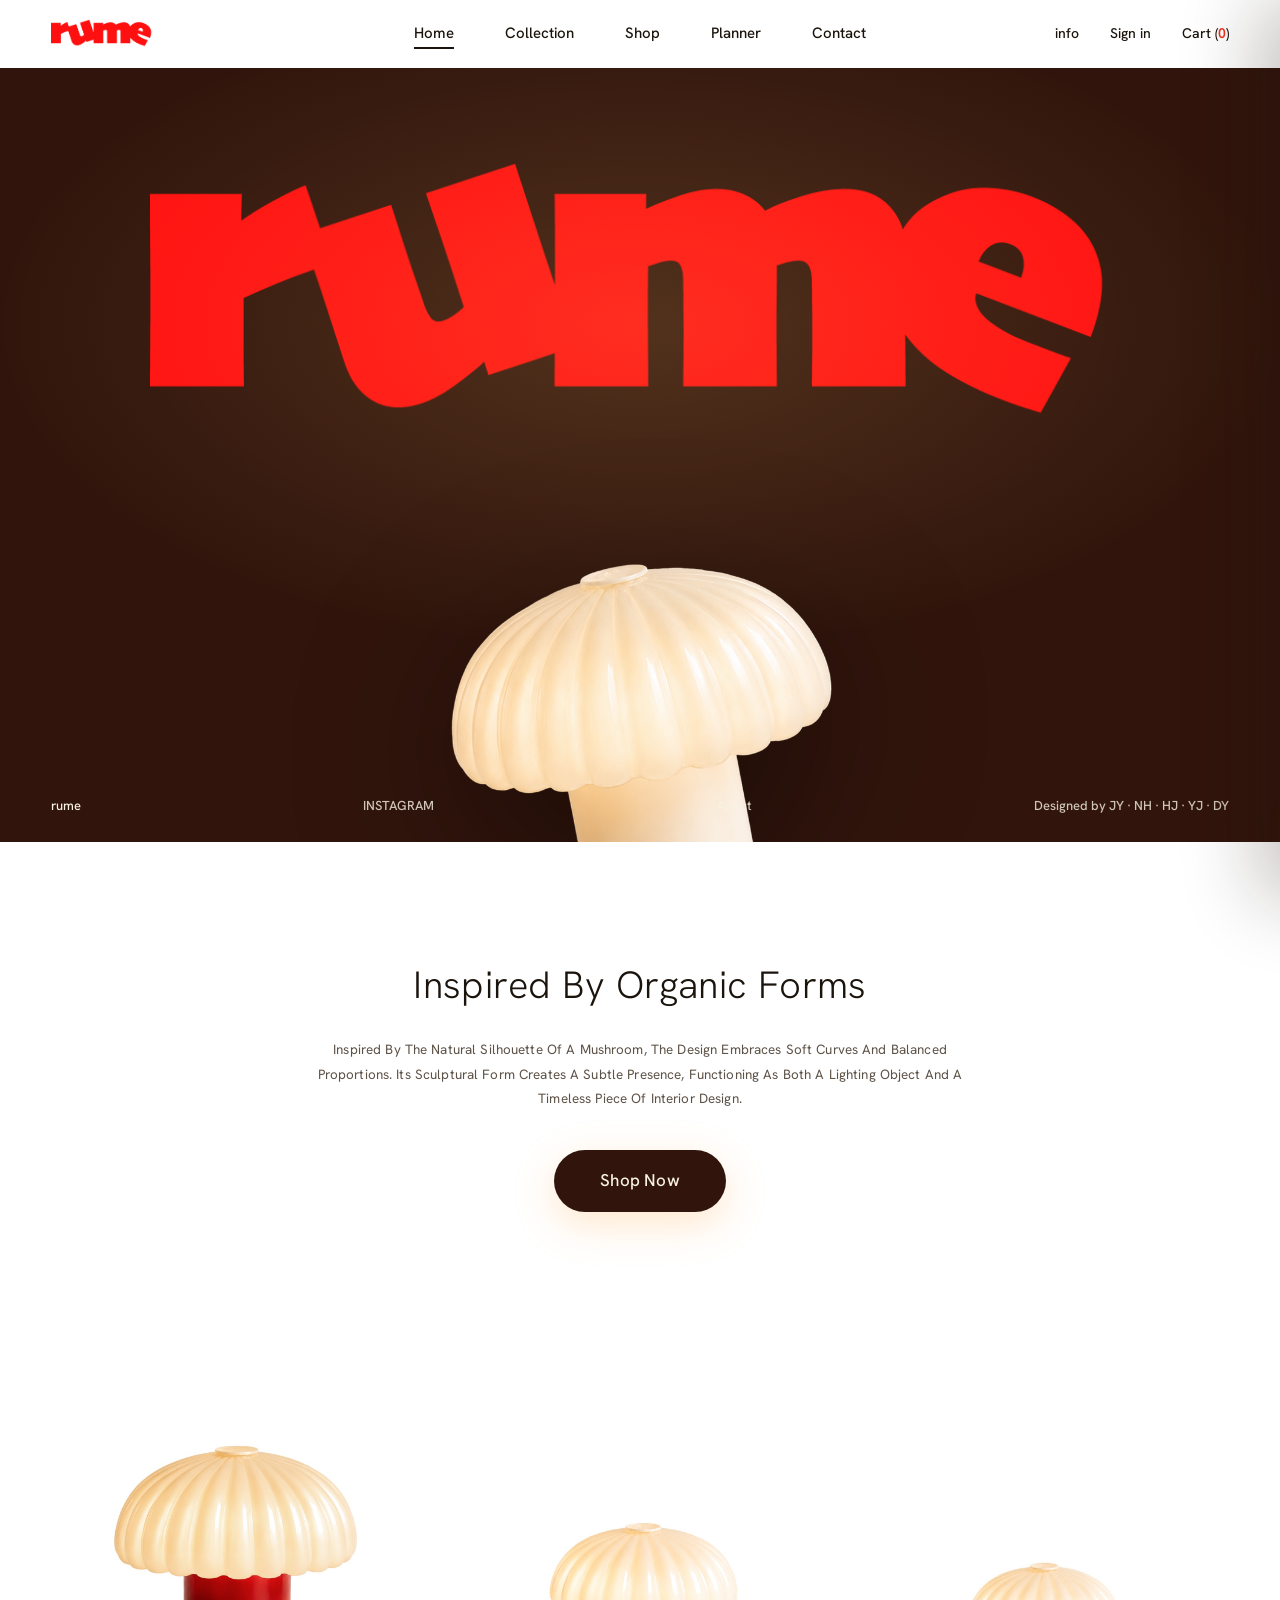
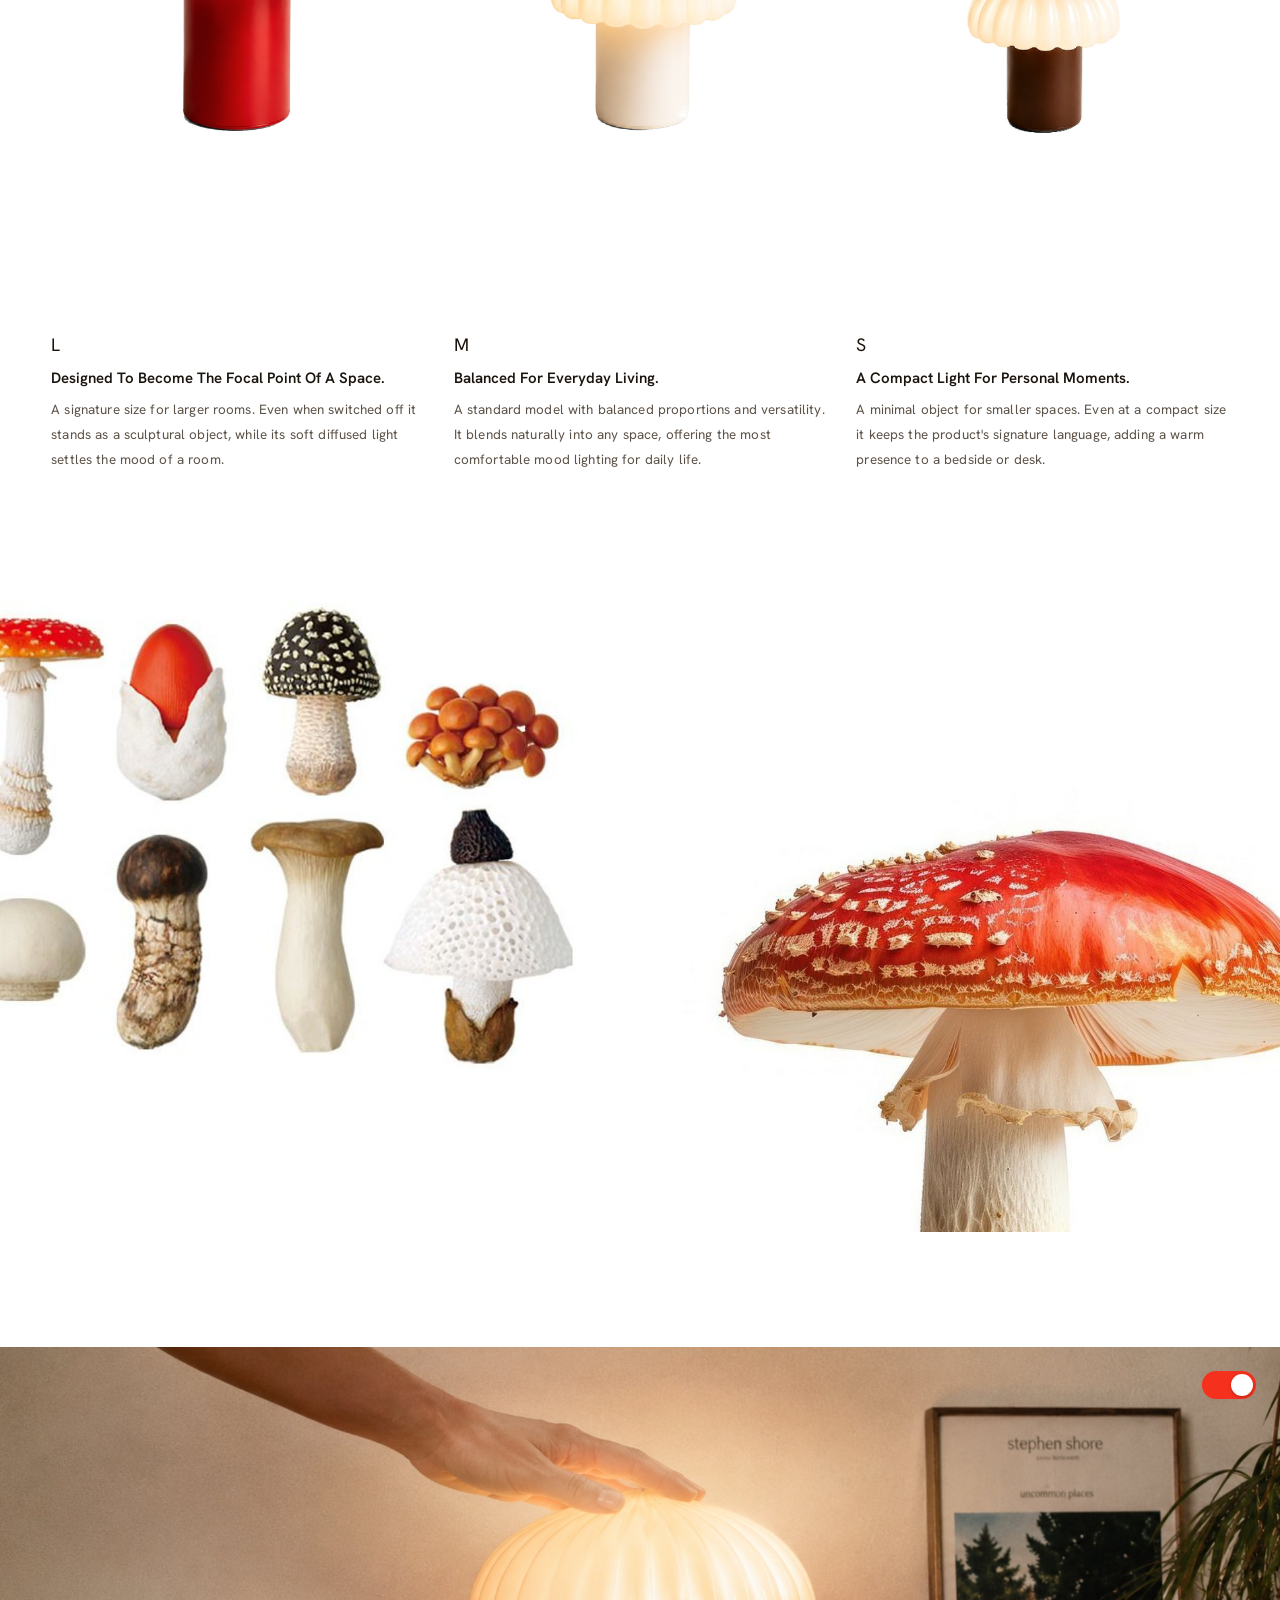
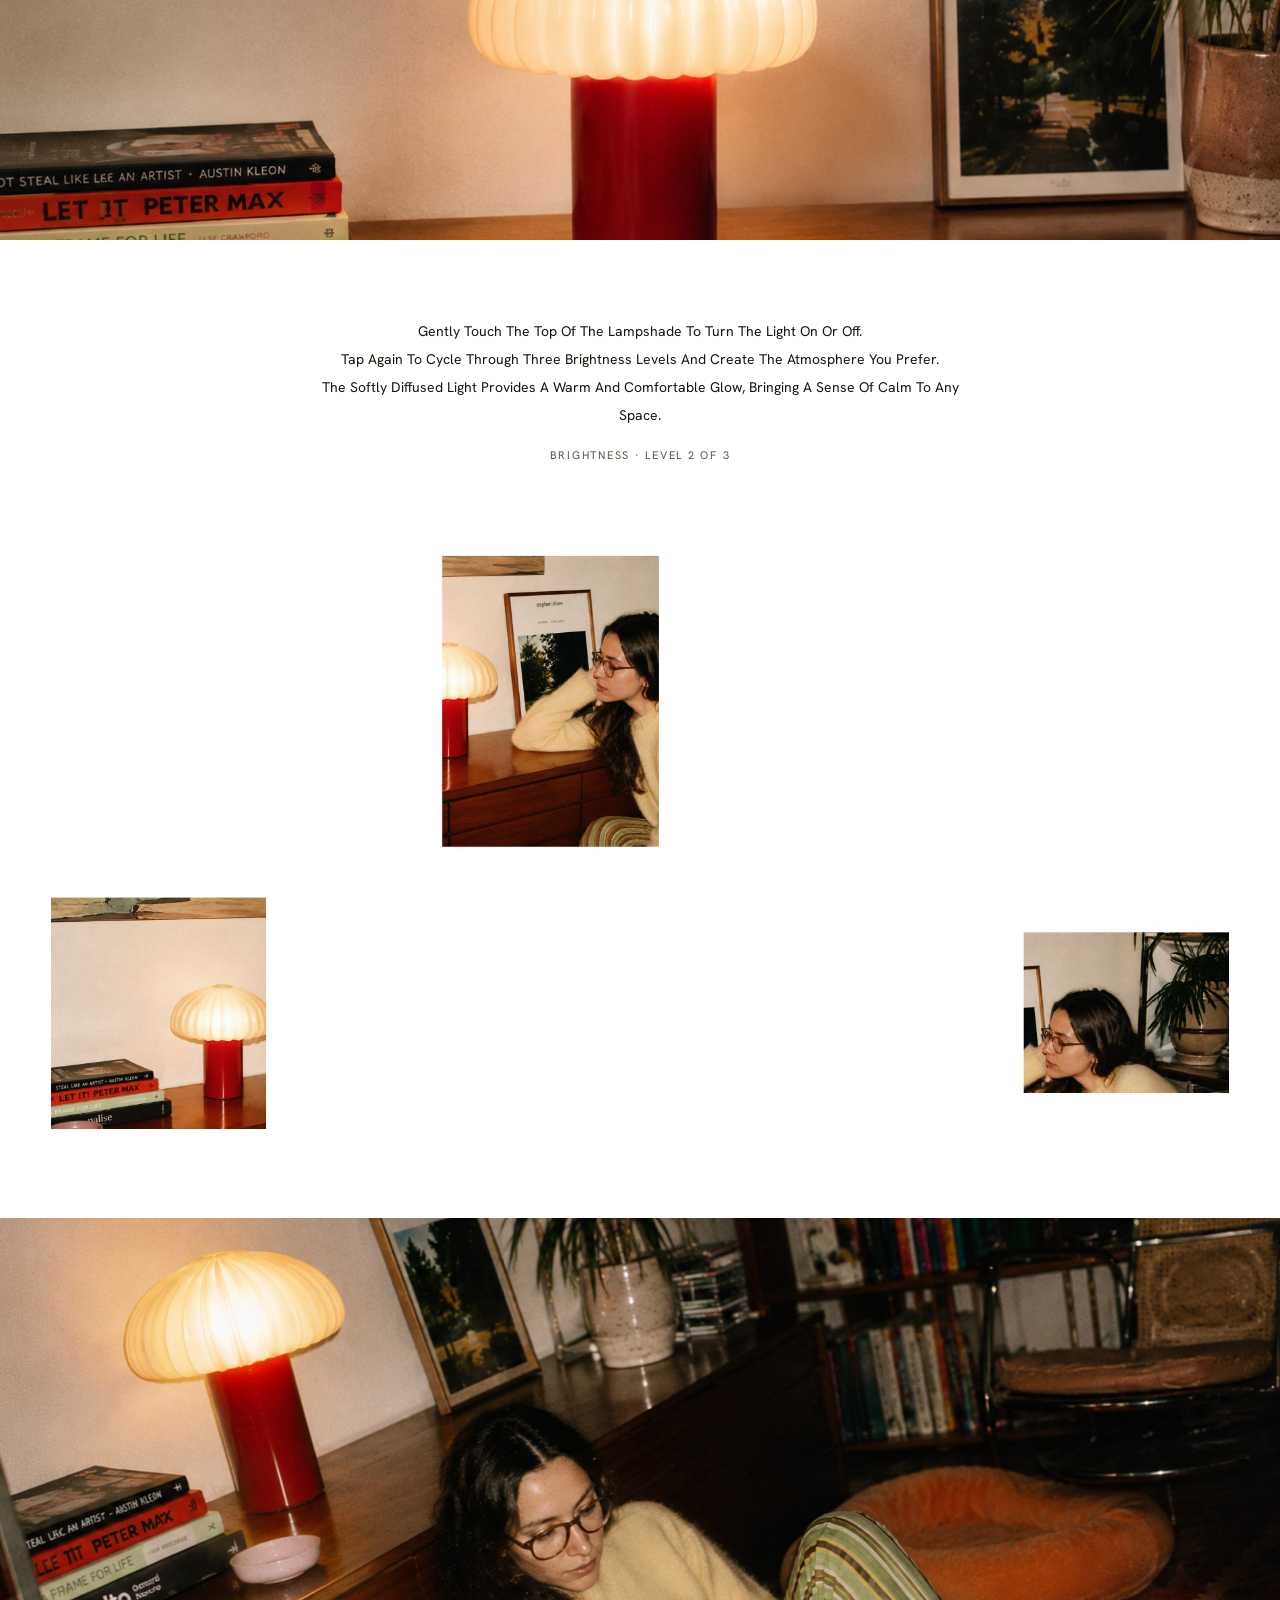
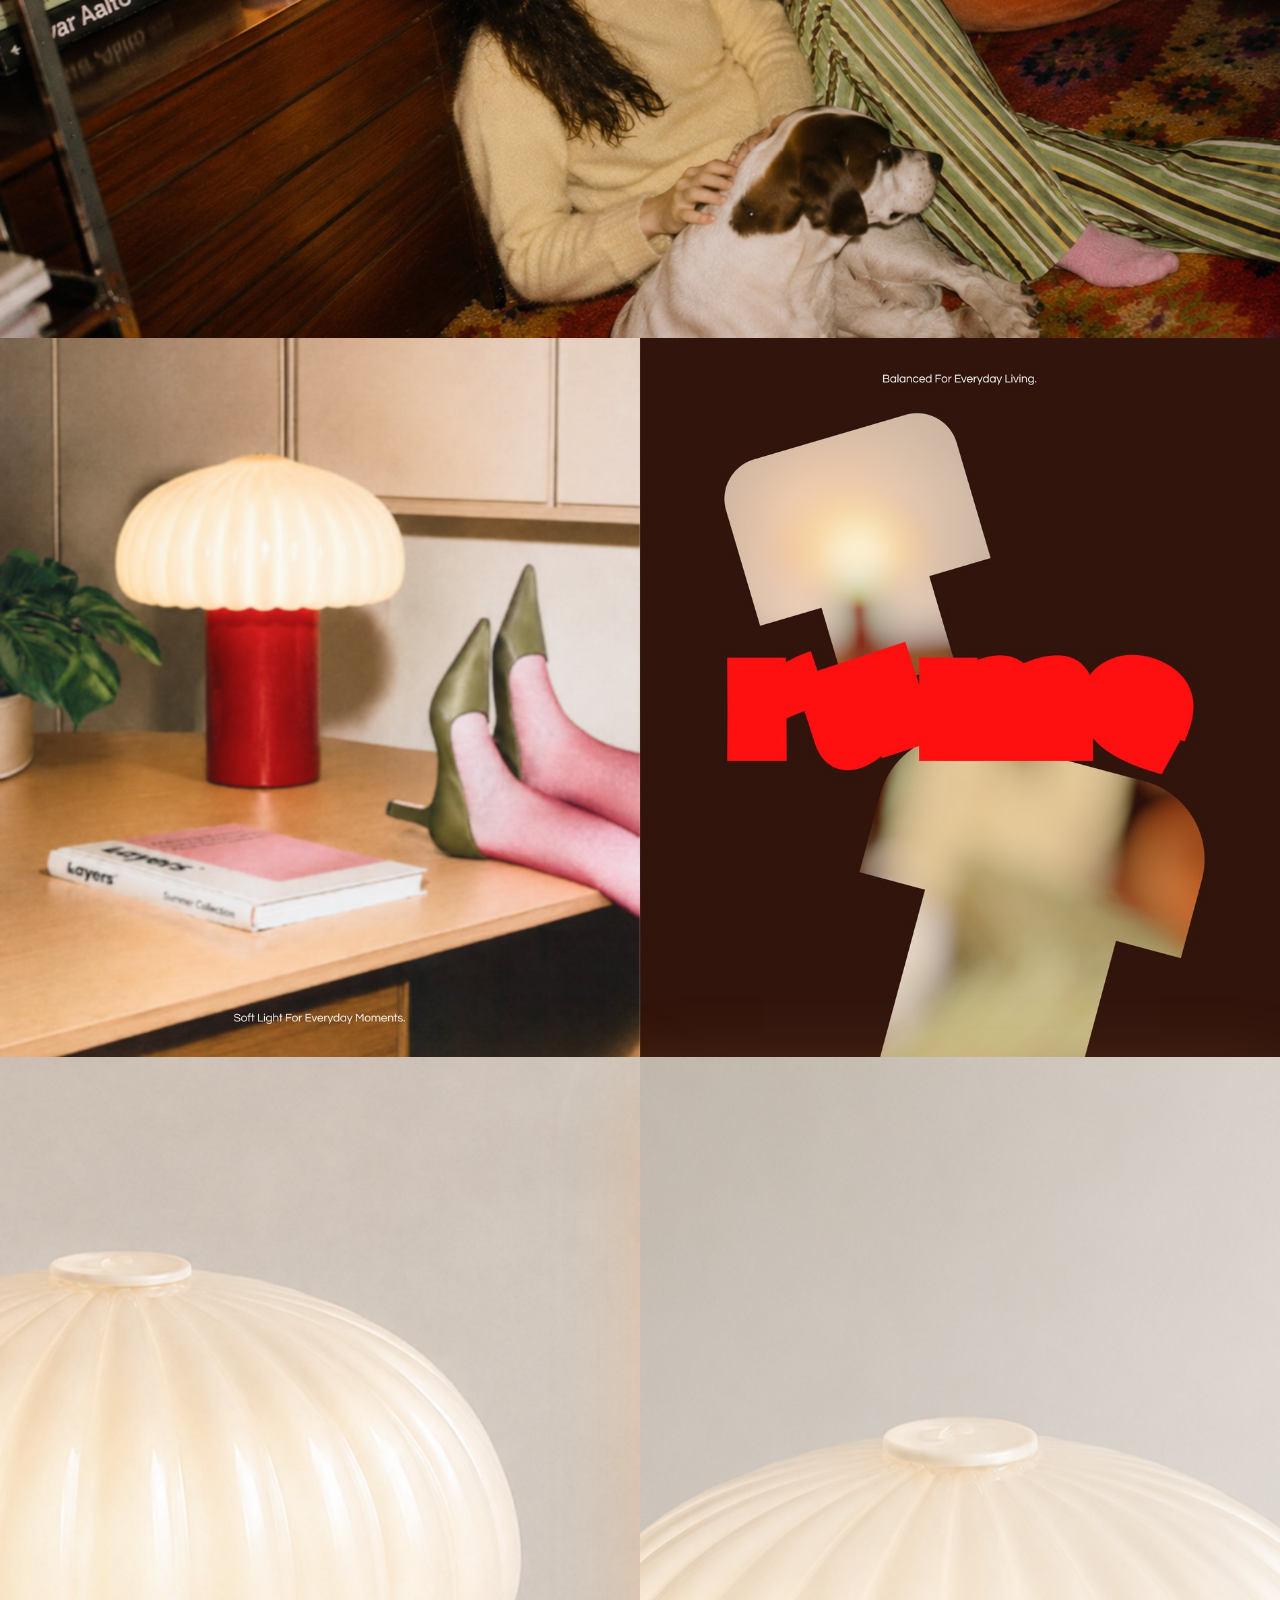
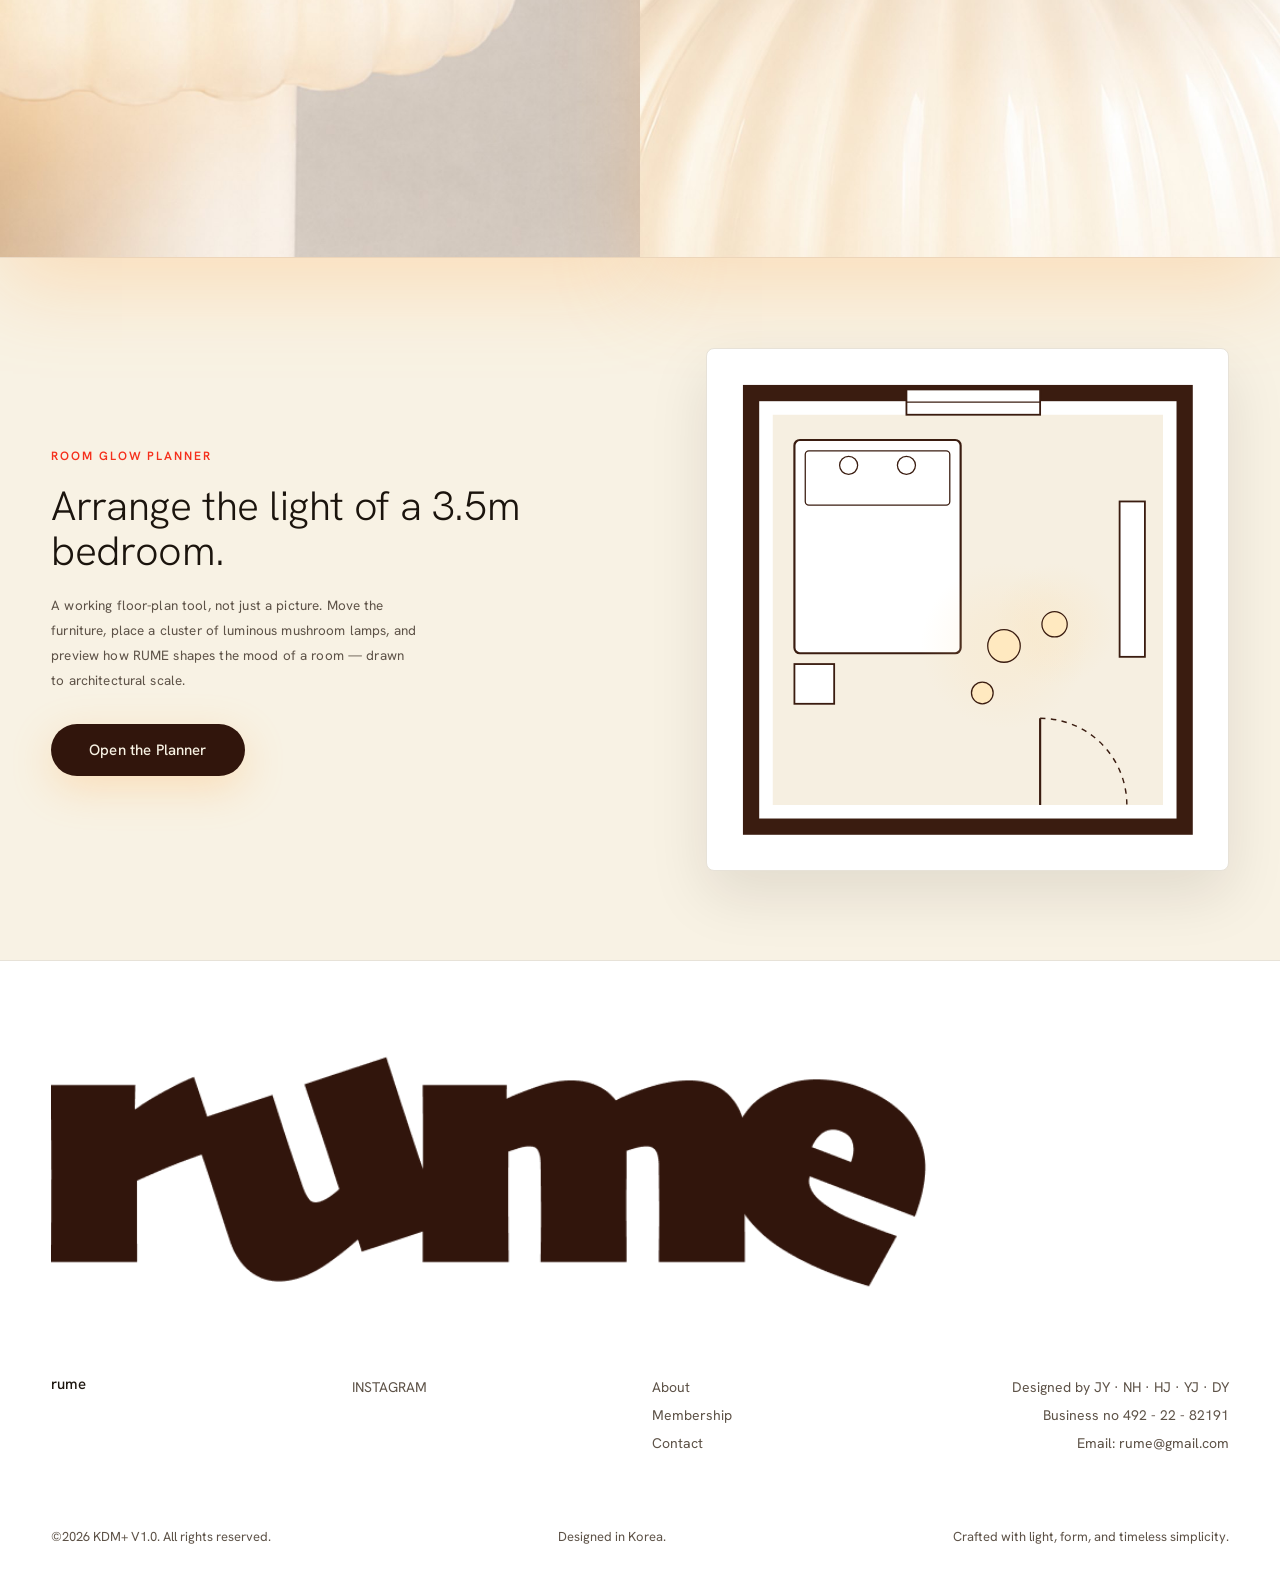
<file: index.html>
<!DOCTYPE html>
<html lang="en">
<head>
<meta charset="UTF-8" />
<meta name="viewport" content="width=device-width, initial-scale=1.0" />
<title>RUME — Soft light for everyday living</title>
<meta name="description" content="RUME — sculptural mushroom table lamps. A warm glow for everyday living." />
<link rel="preconnect" href="https://fonts.googleapis.com" />
<link rel="preconnect" href="https://fonts.gstatic.com" crossorigin />
<link rel="stylesheet" href="css/style.css" />
</head>
<body>

<!-- ===================== HEADER ===================== -->
<header class="site-header">
  <div class="header-inner">
    <a href="index.html" class="brand" aria-label="rume home"><img src="assets/logo-red.png" alt="rume" /></a>
    <nav class="nav-center">
      <a href="index.html#home" class="active">Home</a>
      <a href="index.html#collection">Collection</a>
      <a href="product.html">Shop</a>
      <a href="planner.html">Planner</a>
      <a href="#contact">Contact</a>
    </nav>
    <div class="nav-right">
      <a href="#contact">info</a>
      <a href="product.html">Sign in</a>
      <button class="cart-link" data-cart-open>Cart (<b data-cart-count>0</b>)</button>
    </div>
  </div>
</header>

<!-- ===================== HERO ===================== -->
<section class="hero" id="home">
  <img class="hero-logo" src="assets/logo-red.png" alt="rume" />
  <img class="hero-lamp" src="assets/hero-shade.png" alt="RUME mushroom lamp shade glowing" />
  <div class="hero-meta">
    <span>rume</span>
    <span class="dim">INSTAGRAM</span>
    <span class="dim">About</span>
    <span class="dim">Designed by JY · NH · HJ · YJ · DY</span>
  </div>
</section>

<!-- ===================== INTRO ===================== -->
<section class="intro">
  <h2 class="reveal">Inspired By Organic Forms</h2>
  <p class="body-sm reveal d1">Inspired By The Natural Silhouette Of A Mushroom, The Design Embraces Soft Curves And Balanced
    Proportions. Its Sculptural Form Creates A Subtle Presence, Functioning As Both A Lighting Object And A
    Timeless Piece Of Interior Design.</p>
  <a href="product.html" class="btn btn-pill reveal d2">Shop Now</a>
</section>

<!-- ===================== COLLECTION GRID ===================== -->
<section class="collection-grid" id="collection">
  <a class="pcard reveal" href="product.html" data-product="L">
    <img src="assets/shopns-red.jpg" alt="Rume table lamp, red base" />
    <div class="pcard-meta"><span>Rume — L</span><span>₩ 99,000</span></div>
  </a>
  <a class="pcard reveal d1" href="product.html" data-product="M">
    <img src="assets/shopns-cream.jpg" alt="Rume table lamp, cream base" />
    <div class="pcard-meta"><span>Rume — M</span><span>₩ 79,000</span></div>
  </a>
  <a class="pcard reveal d2" href="product.html" data-product="S">
    <img src="assets/shopns-brown.jpg" alt="Rume table lamp, brown base" />
    <div class="pcard-meta"><span>Rume — S</span><span>₩ 59,000</span></div>
  </a>
</section>

<!-- ===================== MUSHROOM INSPIRATION ===================== -->
<section class="mush">
  <div class="mush-head">
    <div class="mush-col reveal">
      <span class="k">L</span>
      <h3>Designed To Become The Focal Point Of A Space.</h3>
      <p class="body-sm">A signature size for larger rooms. Even when switched off it stands as a sculptural object, while its soft diffused light settles the mood of a room.</p>
    </div>
    <div class="mush-col reveal d1">
      <span class="k">M</span>
      <h3>Balanced For Everyday Living.</h3>
      <p class="body-sm">A standard model with balanced proportions and versatility. It blends naturally into any space, offering the most comfortable mood lighting for daily life.</p>
    </div>
    <div class="mush-col reveal d2">
      <span class="k">S</span>
      <h3>A Compact Light For Personal Moments.</h3>
      <p class="body-sm">A minimal object for smaller spaces. Even at a compact size it keeps the product's signature language, adding a warm presence to a bedside or desk.</p>
    </div>
  </div>
  <div class="mush-img reveal"><img src="assets/mushrooms.jpg" alt="Mushroom references and a red fly agaric" /></div>
</section>

<!-- ===================== LIGHT INTERACTION ===================== -->
<section class="light-sec">
  <div class="light-stage on" id="lightStage" data-lvl="2">
    <img src="assets/hand-lamp.jpg" alt="A hand gently touching the top of the RUME lampshade" />
    <div class="glow"></div>
    <button class="toggle on-dark light-toggle-float" aria-pressed="true"
      data-light-toggle aria-label="Toggle light"><span class="knob"></span></button>
  </div>

  <div class="touch-copy reveal">
    <p>Gently Touch The Top Of The Lampshade To Turn The Light On Or Off.<br>
       Tap Again To Cycle Through Three Brightness Levels And Create The Atmosphere You Prefer.<br>
       The Softly Diffused Light Provides A Warm And Comfortable Glow, Bringing A Sense Of Calm To Any Space.</p>
    <div class="light-level" data-light-level>Brightness · level 2 of 3</div>
  </div>

  <div class="collage">
    <figure class="c-left reveal"><img src="assets/life-desk.jpg" alt="Lamp on a wooden desk with books" /></figure>
    <figure class="c-center reveal d1"><img src="assets/life-frame.jpg" alt="A person beside the lamp and a framed print" /></figure>
    <figure class="c-right reveal d2"><img src="assets/life-plant.jpg" alt="A person beside a plant in warm light" /></figure>
  </div>
</section>

<!-- ===================== FULL-WIDTH LIFESTYLE ===================== -->
<section class="bleed bleed-parallax">
  <img class="parallax" data-px="34" src="assets/woman-dog.jpg" alt="Evening at home — RUME lamp glowing beside a dog" />
</section>

<!-- ===================== SPLIT SECTION ===================== -->
<section class="split-sec bleed">
  <img src="assets/split-moments.jpg" alt="Soft light for everyday moments — balanced for everyday living" />
</section>

<!-- ===================== DETAIL CLOSE-UPS ===================== -->
<section class="detail-pair cream">
  <img class="reveal" src="assets/detail-cream-1.jpg" alt="Close-up of the ribbed shade and base" />
  <img class="reveal d1" src="assets/detail-cream-2.jpg" alt="Close-up of the lamp dome and finial" />
</section>

<!-- ===================== PLANNER TEASER ===================== -->
<section class="teaser" id="planner-teaser">
  <div class="teaser-inner">
    <div class="teaser-copy reveal">
      <span class="eyebrow">Room Glow Planner</span>
      <h3>Arrange the light of a 3.5m bedroom.</h3>
      <p class="body-sm">A working floor-plan tool, not just a picture. Move the furniture, place a cluster of
        luminous mushroom lamps, and preview how RUME shapes the mood of a room — drawn to architectural scale.</p>
      <a href="planner.html" class="btn btn-pill">Open the Planner</a>
    </div>
    <a class="teaser-board reveal d1" href="planner.html" aria-label="Open the floor planner">
      <svg viewBox="0 0 260 260" role="img" aria-label="Mini bedroom plan preview">
        <rect x="10" y="10" width="240" height="240" fill="none" stroke="#3a1c10" stroke-width="9"/>
        <rect x="22" y="22" width="216" height="216" fill="#f6efe1"/>
        <rect x="96" y="8" width="74" height="14" fill="#fff" stroke="#3a1c10" stroke-width="1"/>
        <line x1="96" y1="15" x2="170" y2="15" stroke="#3a1c10" stroke-width=".8"/>
        <rect x="34" y="36" width="92" height="118" fill="#fff" stroke="#3a1c10" stroke-width="1.2" rx="3"/>
        <rect x="40" y="42" width="80" height="30" fill="none" stroke="#3a1c10" stroke-width=".7" rx="2"/>
        <circle cx="64" cy="50" r="5" fill="none" stroke="#3a1c10" stroke-width=".7"/>
        <circle cx="96" cy="50" r="5" fill="none" stroke="#3a1c10" stroke-width=".7"/>
        <rect x="34" y="160" width="22" height="22" fill="#fff" stroke="#3a1c10" stroke-width="1"/>
        <rect x="214" y="70" width="14" height="86" fill="#fff" stroke="#3a1c10" stroke-width="1"/>
        <line x1="170" y1="238" x2="170" y2="190" stroke="#3a1c10" stroke-width="1.2"/>
        <path d="M170 190 A48 48 0 0 1 218 238" fill="none" stroke="#3a1c10" stroke-width=".8" stroke-dasharray="3,3"/>
        <g>
          <circle class="tp-glow" cx="150" cy="150" r="46" fill="url(#teaserGlow)"/>
          <circle class="tp-glow" cx="178" cy="138" r="34" fill="url(#teaserGlow)"/>
          <circle class="tp-core" cx="150" cy="150" r="9" fill="#FFE9C0" stroke="#3a1c10" stroke-width=".7"/>
          <circle class="tp-core" cx="178" cy="138" r="7" fill="#FFE9C0" stroke="#3a1c10" stroke-width=".7"/>
          <circle class="tp-core" cx="138" cy="176" r="6" fill="#FFE9C0" stroke="#3a1c10" stroke-width=".7"/>
        </g>
        <defs>
          <radialGradient id="teaserGlow" cx="50%" cy="50%" r="50%">
            <stop offset="0%" stop-color="#FFE9C0" stop-opacity=".95"/>
            <stop offset="45%" stop-color="#FFD89A" stop-opacity=".45"/>
            <stop offset="100%" stop-color="#FFD89A" stop-opacity="0"/>
          </radialGradient>
        </defs>
      </svg>
    </a>
  </div>
</section>

<!-- ===================== FOOTER / CONTACT ===================== -->
<footer class="site-footer" id="contact">
  <div class="footer-mark"><img src="assets/logo-brown.png" alt="rume" /></div>
  <div class="footer-grid">
    <div class="col"><h4>rume</h4></div>
    <div class="col"><a href="#">INSTAGRAM</a></div>
    <div class="col">
      <a href="#">About</a>
      <a href="#">Membership</a>
      <a href="#contact">Contact</a>
    </div>
    <div class="col right">
      <p>Designed by JY · NH · HJ · YJ · DY</p>
      <p>Business no 492 - 22 - 82191</p>
      <p>Email: rume@gmail.com</p>
    </div>
  </div>
  <div class="footer-base">
    <span>©2026 KDM+ V1.0. All rights reserved.</span>
    <span>Designed in Korea.</span>
    <span>Crafted with light, form, and timeless simplicity.</span>
  </div>
</footer>

<script src="js/main.js"></script>
</body>
</html>
</file>
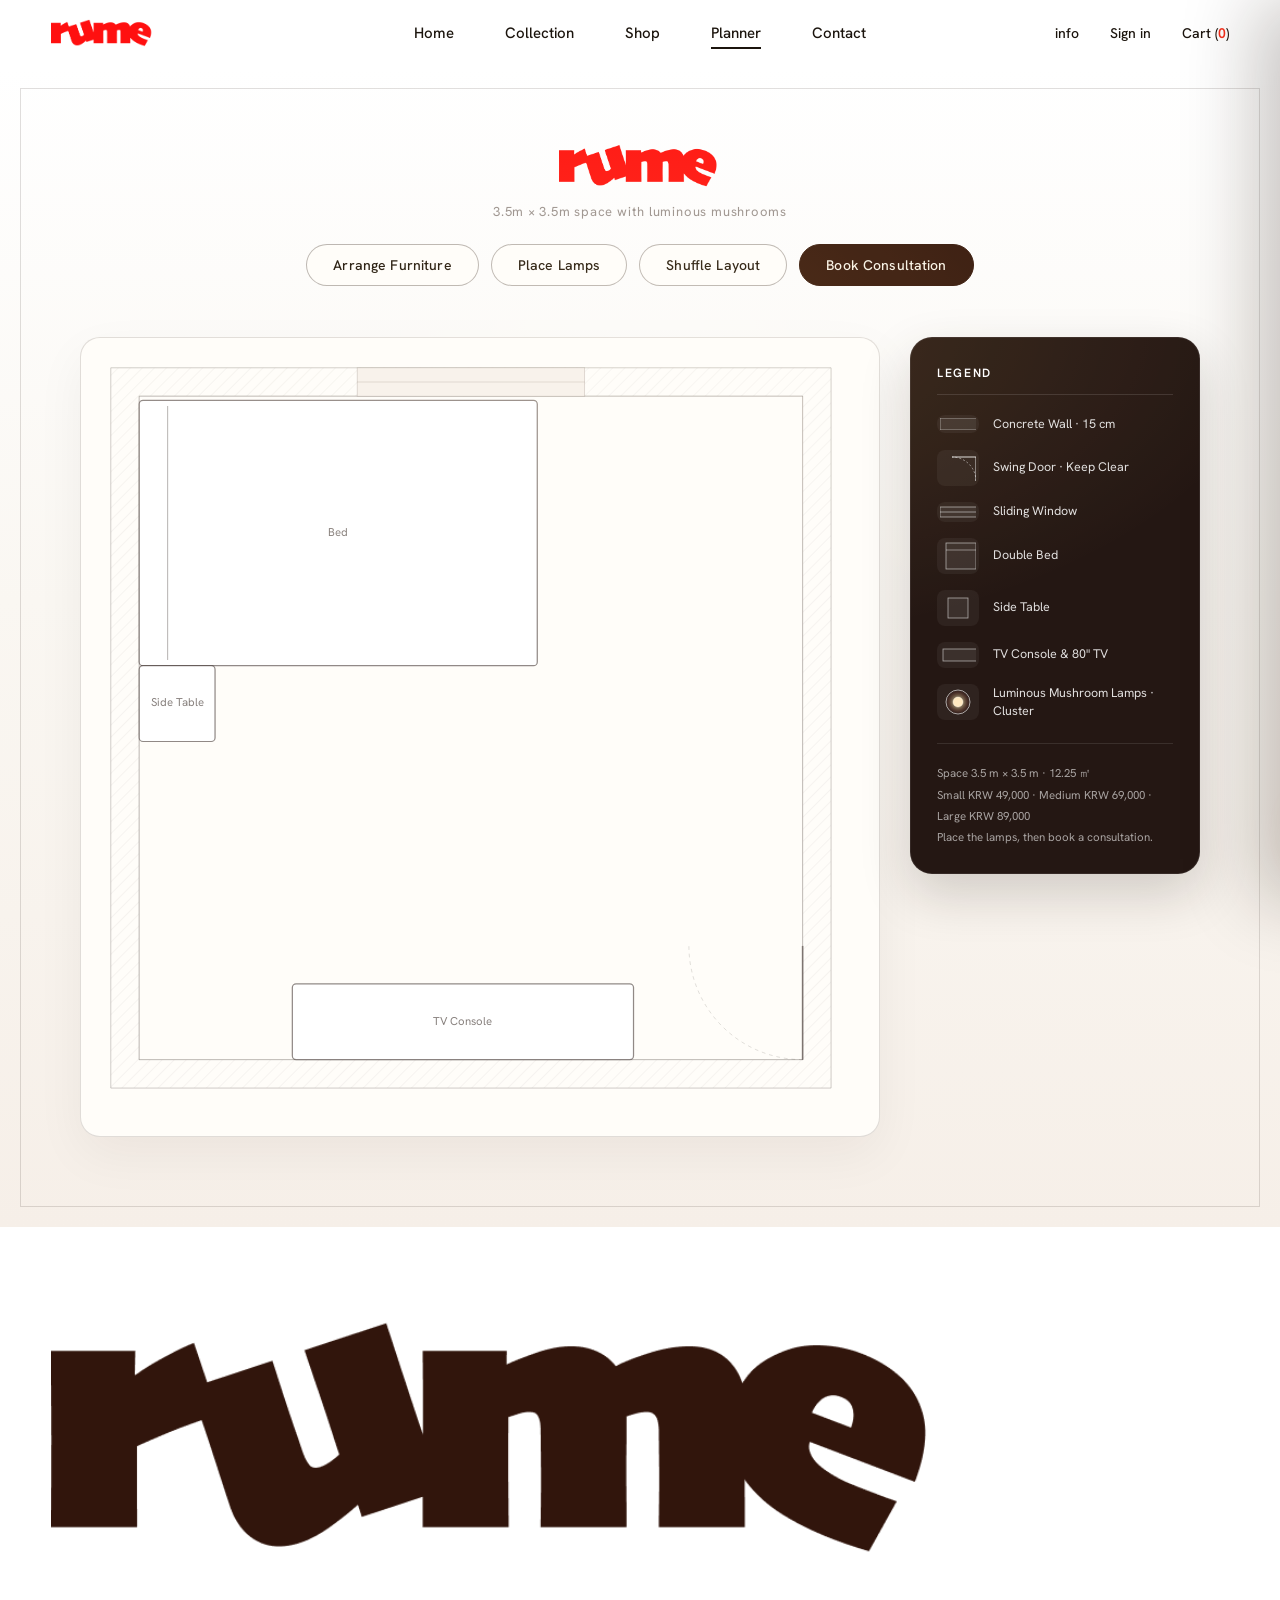
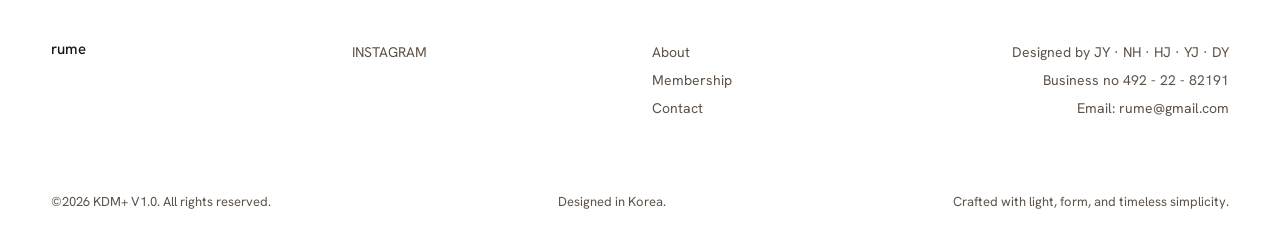
<file: planner.html>
<!DOCTYPE html>
<html lang="en">
<head>
<meta charset="UTF-8" />
<meta name="viewport" content="width=device-width, initial-scale=1.0" />
<title>RUME — Room Planner</title>
<meta name="description" content="RUME room planner — arrange furniture and place luminous mushroom lighting in a 3.5m × 3.5m space." />
<link rel="preconnect" href="https://fonts.googleapis.com" />
<link rel="preconnect" href="https://fonts.gstatic.com" crossorigin />
<link rel="stylesheet" href="css/style.css" />
</head>
<body>

<!-- ===================== HEADER ===================== -->
<header class="site-header">
  <div class="header-inner">
    <a href="index.html" class="brand" aria-label="rume home"><img src="assets/logo-red.png" alt="rume" /></a>
    <nav class="nav-center">
      <a href="index.html#home">Home</a>
      <a href="index.html#collection">Collection</a>
      <a href="product.html">Shop</a>
      <a href="planner.html" class="active">Planner</a>
      <a href="#contact">Contact</a>
    </nav>
    <div class="nav-right">
      <a href="#contact">info</a>
      <a href="product.html">Sign in</a>
      <button class="cart-link" data-cart-open>Cart (<b data-cart-count>0</b>)</button>
    </div>
  </div>
</header>

<!-- ===================== PLANNER ===================== -->
<main class="planner" id="planner">
  <div class="planner-header reveal">
    <img class="planner-logo" src="assets/logo-red.png" alt="rume" />
    <p class="planner-subtitle">3.5m × 3.5m space with luminous mushrooms</p>
    <div class="planner-controls">
      <button type="button" data-planner-action="furniture">Arrange Furniture</button>
      <button type="button" data-planner-action="lamp">Place Lamps</button>
      <button type="button" data-planner-action="shuffle">Shuffle Layout</button>
      <button type="button" data-planner-action="consult" class="primary">Book Consultation</button>
    </div>
  </div>

  <div class="planner-stage reveal d2">
    <div class="board">
      <svg id="floorplan" viewBox="-14 -14 788 788" role="img" aria-label="3.5 by 3.5 metre room planner">
        <defs>
          <pattern id="wall-hatch" width="9" height="9" patternTransform="rotate(45 0 0)" patternUnits="userSpaceOnUse">
            <line x1="0" y1="0" x2="0" y2="9" stroke="rgba(36,23,19,0.12)" stroke-width=".8" />
          </pattern>
          <radialGradient id="lightZone" cx="50%" cy="50%" r="50%">
            <stop offset="0%" stop-color="#FFF4CF" stop-opacity=".85" />
            <stop offset="55%" stop-color="#FFDFA3" stop-opacity=".3" />
            <stop offset="100%" stop-color="#D13128" stop-opacity="0" />
          </radialGradient>
        </defs>
        <g id="structure-layer"></g>
        <g id="furniture-layer"></g>
        <g id="light-layer"></g>
      </svg>
    </div>

    <aside class="legend">
      <h2>Legend</h2>
      <div class="legend-item">
        <span class="legend-icon"><svg width="42" height="12"><rect width="42" height="12" fill="rgba(255,255,255,0.06)" stroke="#2b2320" stroke-width=".8"/></svg></span>
        Concrete Wall · 15 cm
      </div>
      <div class="legend-item">
        <span class="legend-icon"><svg width="42" height="30"><line x1="36" y1="4" x2="36" y2="28" stroke="#2b2320" stroke-width="1.4"/><line x1="36" y1="4" x2="12" y2="4" stroke="#2b2320" stroke-width="1.4"/><path d="M36 28 A24 24 0 0 0 12 4" fill="none" stroke="#2b2320" stroke-width=".8" stroke-dasharray="2,2"/></svg></span>
        Swing Door · Keep Clear
      </div>
      <div class="legend-item">
        <span class="legend-icon"><svg width="42" height="14"><rect x="0" y="2" width="42" height="10" fill="rgba(255,255,255,0.06)" stroke="#2b2320" stroke-width=".8"/><line x1="0" y1="7" x2="42" y2="7" stroke="#2b2320" stroke-width=".8"/></svg></span>
        Sliding Window
      </div>
      <div class="legend-item">
        <span class="legend-icon"><svg width="42" height="30"><rect x="6" y="2" width="30" height="26" fill="rgba(255,255,255,0.06)" stroke="#2b2320" stroke-width=".8"/><line x1="6" y1="9" x2="36" y2="9" stroke="#2b2320" stroke-width=".7"/></svg></span>
        Double Bed
      </div>
      <div class="legend-item">
        <span class="legend-icon"><svg width="30" height="30"><rect x="5" y="5" width="20" height="20" fill="rgba(255,255,255,0.06)" stroke="#2b2320" stroke-width=".8"/></svg></span>
        Side Table
      </div>
      <div class="legend-item">
        <span class="legend-icon"><svg width="42" height="20"><rect x="3" y="4" width="36" height="12" fill="rgba(255,255,255,0.06)" stroke="#2b2320" stroke-width=".8"/></svg></span>
        TV Console &amp; 80" TV
      </div>
      <div class="legend-item">
        <span class="legend-icon"><svg width="30" height="30"><circle cx="15" cy="15" r="12" fill="url(#lightZone)"/><circle cx="15" cy="15" r="5" fill="#ffe9c0" stroke="#2b2320" stroke-width=".6"/></svg></span>
        Luminous Mushroom Lamps · Cluster
      </div>
      <div class="dimrow">
        Space 3.5 m × 3.5 m · 12.25 ㎡<br>
        Small KRW 49,000 · Medium KRW 69,000 · Large KRW 89,000<br>
        Place the lamps, then book a consultation.
      </div>
    </aside>
  </div>
</main>

<!-- ===================== CONSULT / QUOTE MODAL ===================== -->
<div id="modal-overlay" class="planner-modal">
  <div id="modal-box" role="dialog" aria-modal="true" aria-label="Book consultation">
    <h3 class="modal-title">Your Selection</h3>
    <div id="modal-body"></div>
    <div id="modal-actions">
      <button id="btn-modal-order" class="btn btn-solid">Place Order</button>
      <button id="btn-modal-close" class="btn btn-outline">Cancel</button>
    </div>
  </div>
</div>

<!-- ===================== FOOTER / CONTACT ===================== -->
<footer class="site-footer" id="contact">
  <div class="footer-mark"><img src="assets/logo-brown.png" alt="rume" /></div>
  <div class="footer-grid">
    <div class="col"><h4>rume</h4></div>
    <div class="col"><a href="#">INSTAGRAM</a></div>
    <div class="col">
      <a href="#">About</a>
      <a href="#">Membership</a>
      <a href="#contact">Contact</a>
    </div>
    <div class="col right">
      <p>Designed by JY · NH · HJ · YJ · DY</p>
      <p>Business no 492 - 22 - 82191</p>
      <p>Email: rume@gmail.com</p>
    </div>
  </div>
  <div class="footer-base">
    <span>©2026 KDM+ V1.0. All rights reserved.</span>
    <span>Designed in Korea.</span>
    <span>Crafted with light, form, and timeless simplicity.</span>
  </div>
</footer>

<script src="js/main.js"></script>
<script src="js/planner.js"></script>
</body>
</html>
</file>
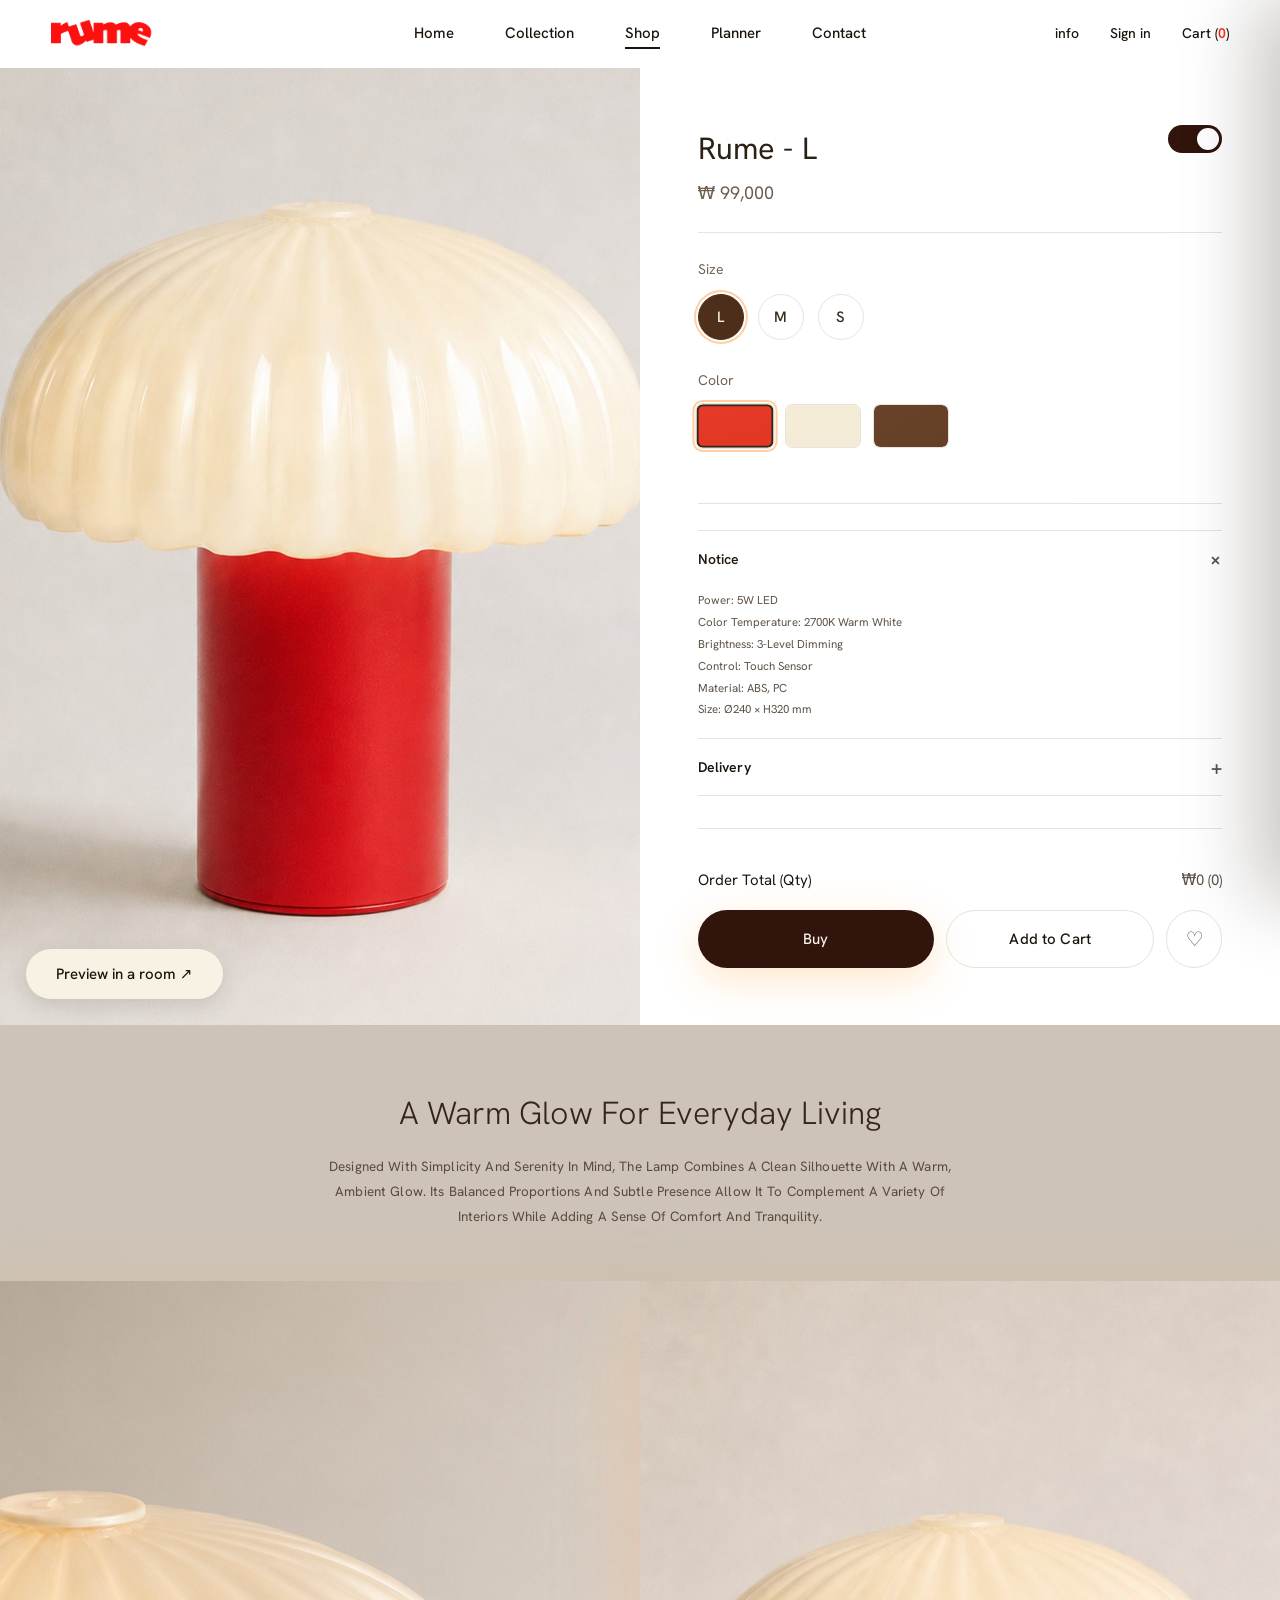
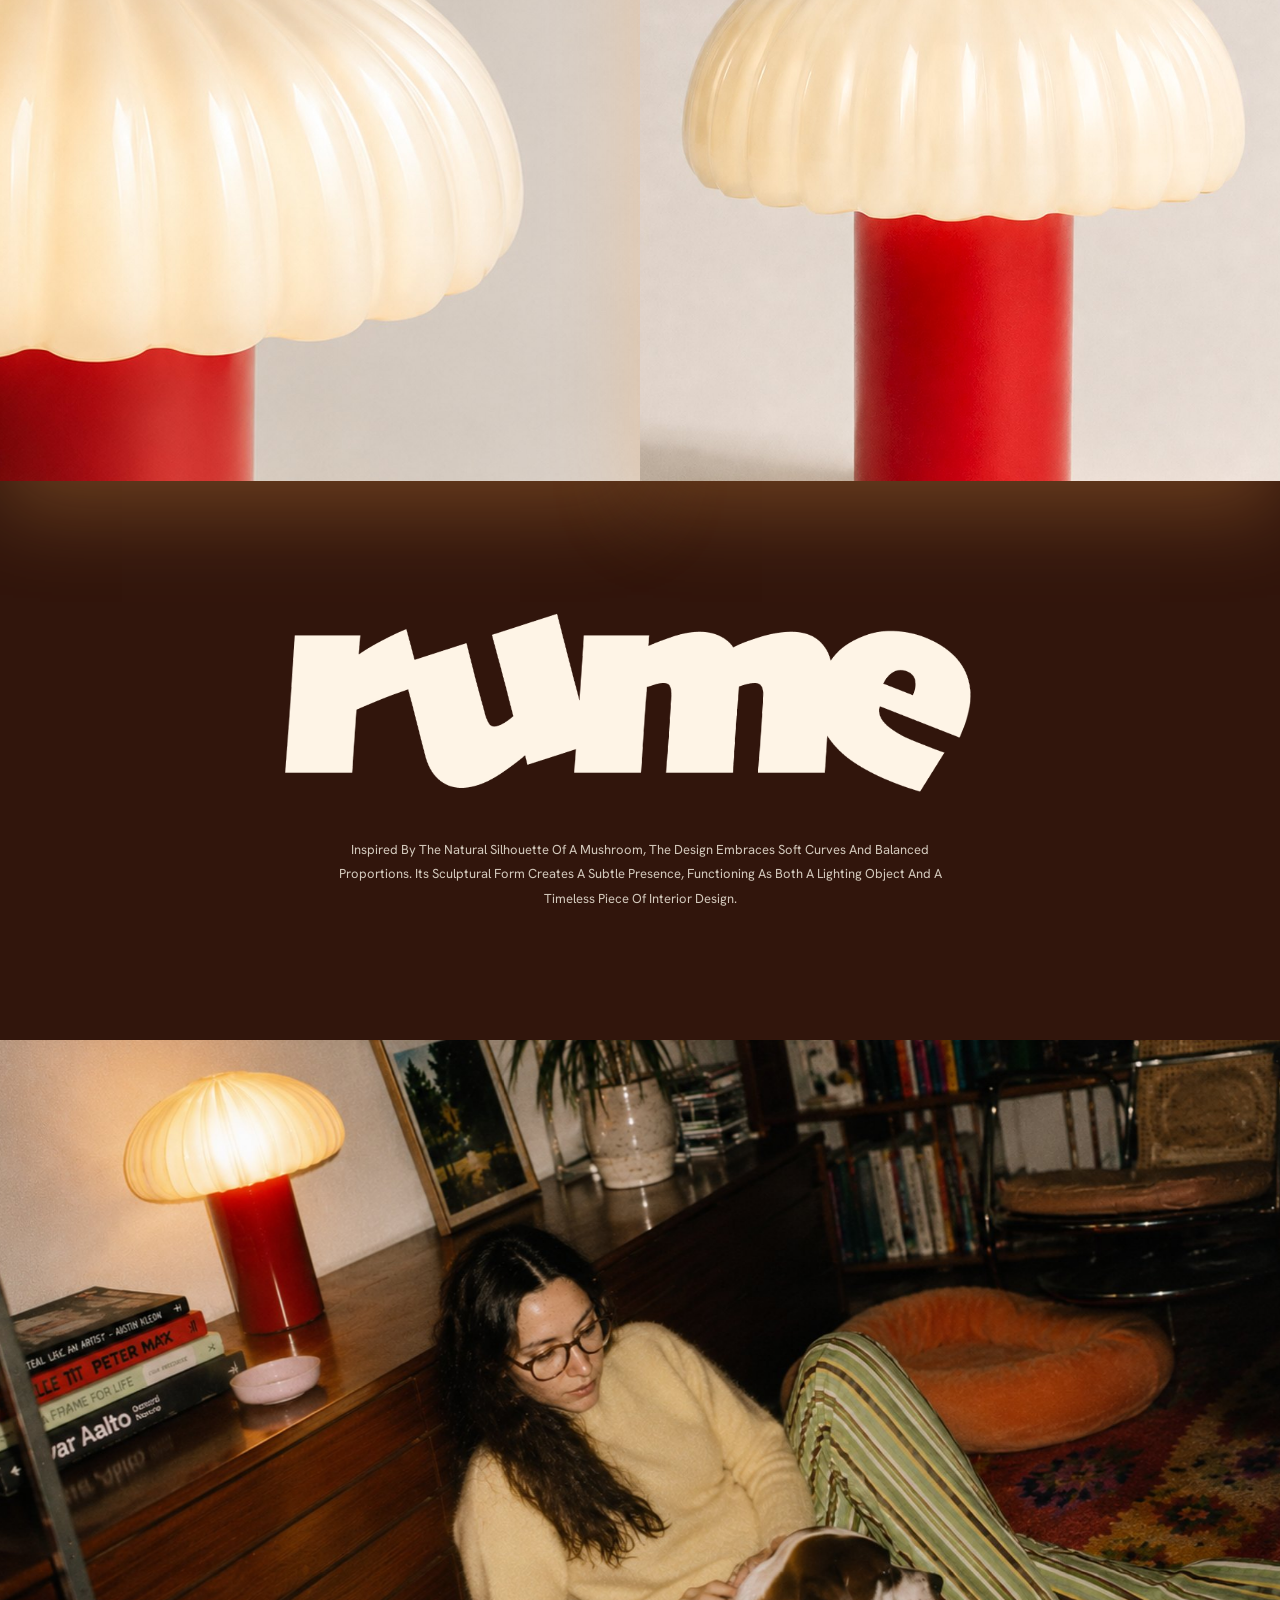
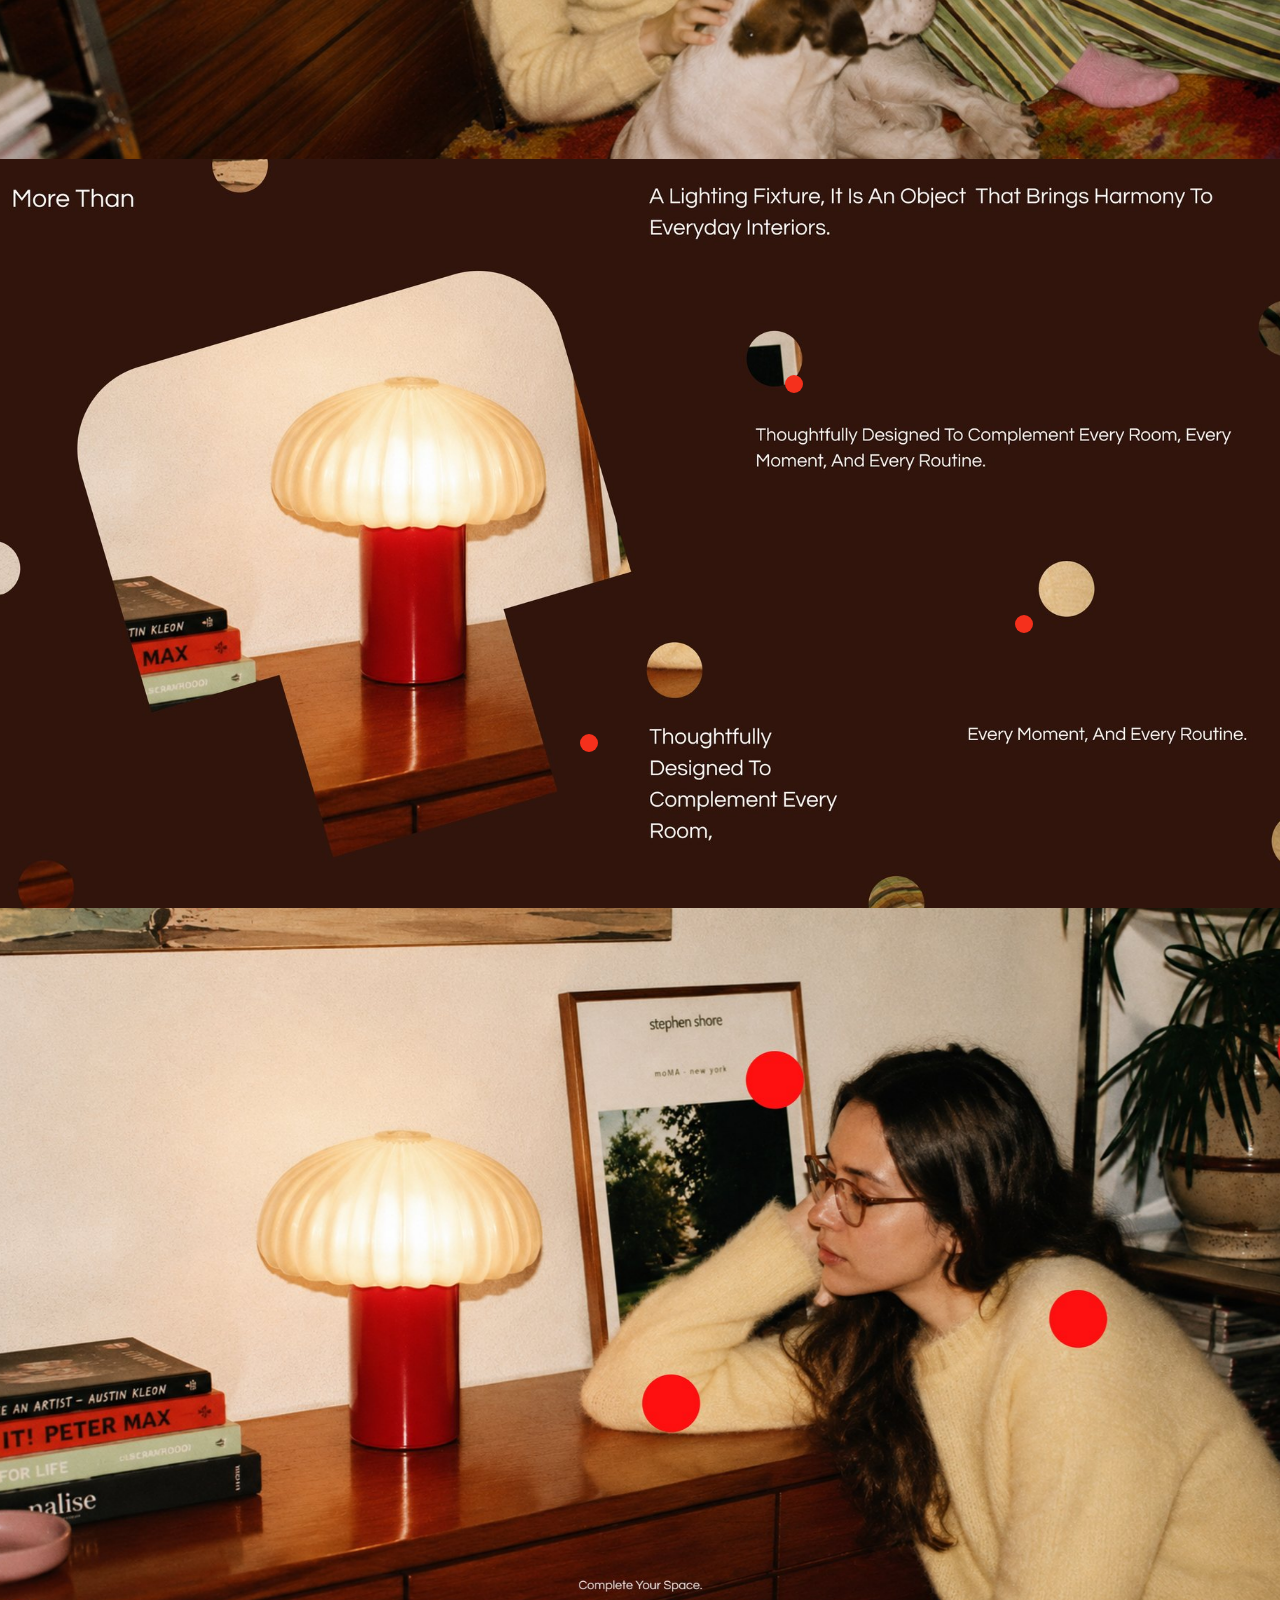
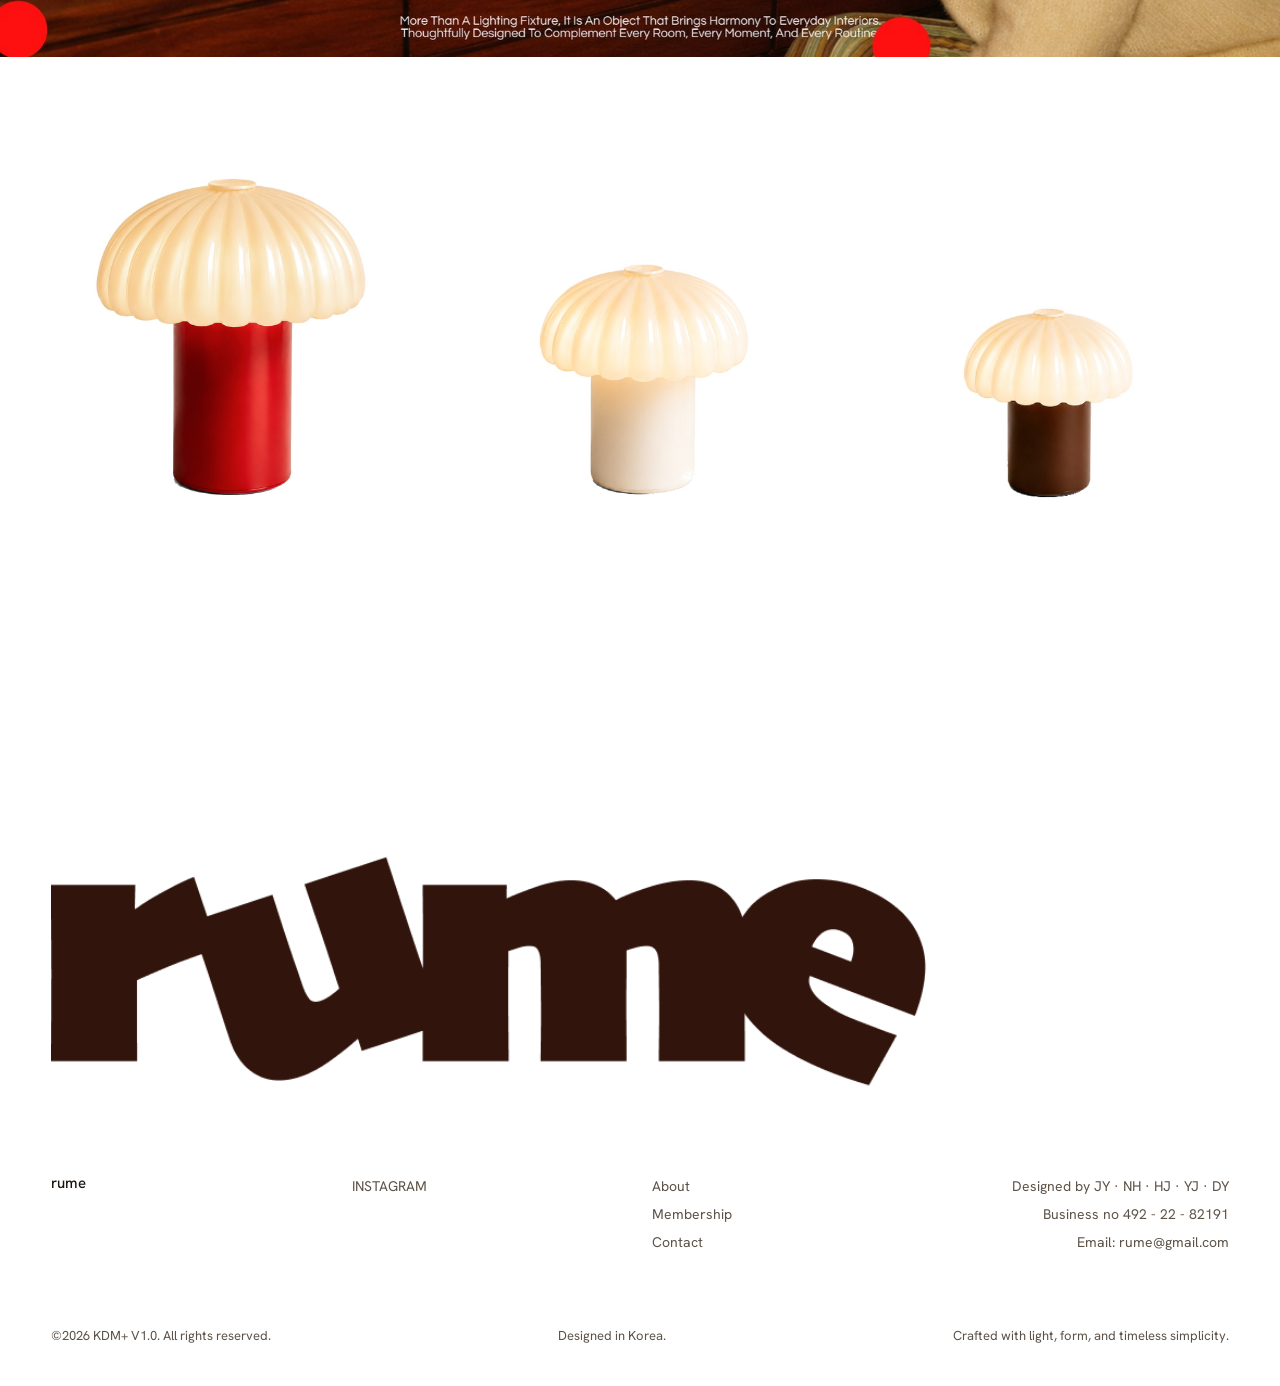
<file: product.html>
<!DOCTYPE html>
<html lang="en">
<head>
<meta charset="UTF-8" />
<meta name="viewport" content="width=device-width, initial-scale=1.0" />
<title>Rume - L — RUME</title>
<meta name="description" content="Rume - L table lamp. A warm glow for everyday living." />
<link rel="preconnect" href="https://fonts.googleapis.com" />
<link rel="preconnect" href="https://fonts.gstatic.com" crossorigin />
<link rel="stylesheet" href="css/style.css" />
</head>
<body>

<!-- ===================== HEADER ===================== -->
<header class="site-header">
  <div class="header-inner">
    <a href="index.html" class="brand" aria-label="rume home"><img src="assets/logo-red.png" alt="rume" /></a>
    <nav class="nav-center">
      <a href="index.html#home">Home</a>
      <a href="index.html#collection">Collection</a>
      <a href="product.html" class="active">Shop</a>
      <a href="planner.html">Planner</a>
      <a href="#contact">Contact</a>
    </nav>
    <div class="nav-right">
      <a href="#contact">info</a>
      <a href="#">Sign in</a>
      <button class="cart-link" data-cart-open>Cart (<b data-cart-count>0</b>)</button>
    </div>
  </div>
</header>

<!-- ===================== PDP HERO ===================== -->
<section class="pdp">
  <div class="pdp-media">
    <img data-pdp-img src="assets/lamp-red-square.jpg" alt="Rume - L lamp, red base" />
    <a class="pdp-preview" href="planner.html" aria-label="Preview this lamp in a room layout">Preview in a room ↗</a>
  </div>

  <div class="pdp-info">
    <div class="pdp-top">
      <div>
        <h1 class="pdp-title" data-title>Rume - L</h1>
        <div class="pdp-price" data-price>₩ 99,000</div>
      </div>
      <button class="toggle" aria-pressed="true" data-light-toggle aria-label="Toggle light"><span class="knob"></span></button>
    </div>

    <div class="pdp-divider"></div>

    <div class="opt-label">Size</div>
    <div class="sizes">
      <button class="size active" data-size="L">L</button>
      <button class="size" data-size="M">M</button>
      <button class="size" data-size="S">S</button>
    </div>

    <div class="opt-label">Color</div>
    <div class="swatches">
      <button class="swatch active" data-color="red" aria-label="Red"></button>
      <button class="swatch" data-color="cream" aria-label="Cream"></button>
      <button class="swatch" data-color="brown" aria-label="Brown"></button>
    </div>

    <div class="pdp-divider"></div>

    <div class="specs">
      <div class="acc">
        <button class="acc-head" aria-expanded="true" aria-controls="acc-notice">Notice <span class="pm">+</span></button>
        <div class="acc-body" id="acc-notice"><div class="inner">
          Power: 5W LED<br>
          Color Temperature: 2700K Warm White<br>
          Brightness: 3-Level Dimming<br>
          Control: Touch Sensor<br>
          Material: ABS, PC<br>
          Size: Ø240 × H320 mm
        </div></div>
      </div>
      <div class="acc">
        <button class="acc-head" aria-expanded="false" aria-controls="acc-delivery">Delivery <span class="pm">+</span></button>
        <div class="acc-body" id="acc-delivery"><div class="inner">
          Ships within 2–4 business days.<br>
          Free delivery over ₩ 50,000.<br>
          Carefully packed to protect the shade.<br>
          Returns accepted within 14 days.<br>
          1-year limited warranty.
        </div></div>
      </div>
    </div>

    <div class="pdp-divider"></div>

    <div class="order-row">
      <span>Order Total (Qty)</span>
      <span class="total" data-order-total>₩0 (0)</span>
    </div>

    <div class="buy-row">
      <button class="btn btn-solid" data-buy>Buy</button>
      <button class="btn btn-outline" data-add-cart>Add to Cart</button>
      <button class="heart" data-heart aria-label="Save to wishlist">♡</button>
    </div>
  </div>
</section>

<!-- ===================== WARM GLOW DETAIL ===================== -->
<section class="glow-detail">
  <div class="gd-copy reveal">
    <h2>A Warm Glow For Everyday Living</h2>
    <p class="body-sm">Designed With Simplicity And Serenity In Mind, The Lamp Combines A Clean Silhouette With A Warm,
      Ambient Glow. Its Balanced Proportions And Subtle Presence Allow It To Complement A Variety Of
      Interiors While Adding A Sense Of Comfort And Tranquility.</p>
  </div>
  <div class="gd-pair">
    <img class="reveal" src="assets/detail-red-1.jpg" alt="Close-up of the glowing shade" />
    <img class="reveal d1" src="assets/detail-red-2.jpg" alt="The full lamp glowing warmly" />
  </div>
</section>

<!-- ===================== BRAND LOGO SECTION ===================== -->
<section class="brand-sec">
  <div class="brand-mark reveal"><img src="assets/logo-ivory.png" alt="rume" /></div>
  <p class="reveal d1">Inspired By The Natural Silhouette Of A Mushroom, The Design Embraces Soft Curves And Balanced
    Proportions. Its Sculptural Form Creates A Subtle Presence, Functioning As Both A Lighting Object And A
    Timeless Piece Of Interior Design.</p>
</section>

<!-- ===================== LIFESTYLE ===================== -->
<section class="bleed bleed-parallax">
  <img class="parallax" data-px="32" src="assets/woman-dog.jpg" alt="A warm evening at home with the RUME lamp" />
</section>

<!-- ===================== EDITORIAL DOTS ===================== -->
<section class="frame-bleed" id="editorial">
  <img src="assets/editorial.jpg" alt="More than a lighting fixture — an object that brings harmony to everyday interiors" />
  <span class="live-dot" style="left:62%;top:30%"></span>
  <span class="live-dot" style="left:80%;top:62%"></span>
  <span class="live-dot" style="left:46%;top:78%"></span>
</section>

<!-- ===================== CAMPAIGN MARKERS ===================== -->
<section class="frame-bleed" id="campaign">
  <img class="parallax" data-px="20" src="assets/campaign.jpg" alt="Complete your space — RUME in a lived-in interior" />
</section>

<!-- ===================== COLOR / SIZE COMPARISON ===================== -->
<section class="recs" id="compare">
  <a class="rec" href="product.html" data-product="L">
    <div class="rec-media"><img src="assets/shopns-red.jpg" alt="Rume - L, red base" /></div>
    <div class="rec-info">
      <span class="ri-1">Red</span>
      <span class="ri-2">Large</span>
      <span class="ri-3">Warm Glow Finish</span>
    </div>
  </a>
  <a class="rec" href="product.html" data-product="M">
    <div class="rec-media"><img src="assets/shopns-cream.jpg" alt="Rume - M, ivory base" /></div>
    <div class="rec-info">
      <span class="ri-1">Ivory</span>
      <span class="ri-2">Medium</span>
      <span class="ri-3">Soft Ambient Tone</span>
    </div>
  </a>
  <a class="rec" href="product.html" data-product="S">
    <div class="rec-media"><img src="assets/shopns-brown.jpg" alt="Rume - S, brown base" /></div>
    <div class="rec-info">
      <span class="ri-1">Brown</span>
      <span class="ri-2">Small</span>
      <span class="ri-3">Deep Warm Base</span>
    </div>
  </a>
</section>

<!-- ===================== FOOTER / CONTACT ===================== -->
<footer class="site-footer" id="contact">
  <div class="footer-mark"><img src="assets/logo-brown.png" alt="rume" /></div>
  <div class="footer-grid">
    <div class="col"><h4>rume</h4></div>
    <div class="col"><a href="#">INSTAGRAM</a></div>
    <div class="col">
      <a href="#">About</a>
      <a href="#">Membership</a>
      <a href="#contact">Contact</a>
    </div>
    <div class="col right">
      <p>Designed by JY · NH · HJ · YJ · DY</p>
      <p>Business no 492 - 22 - 82191</p>
      <p>Email: rume@gmail.com</p>
    </div>
  </div>
  <div class="footer-base">
    <span>©2026 KDM+ V1.0. All rights reserved.</span>
    <span>Designed in Korea.</span>
    <span>Crafted with light, form, and timeless simplicity.</span>
  </div>
</footer>

<script src="js/main.js"></script>
</body>
</html>
</file>
<file: css/style.css>
/* ============================================================
   RUME — premium lighting site
   Shared design system
   ============================================================ */

@import url('https://fonts.googleapis.com/css2?family=Hanken+Grotesk:ital,wght@0,300;0,400;0,500;0,600;0,700;0,800;0,900;1,400;1,800&display=swap');

:root{
  /* color */
  --brown:#31150c;
  --brown-deep:#26100a;
  --brown-soft:#4a2917;
  --red:#f5301c;
  --red-lamp:#e0271b;
  --cream:#f8f2e4;
  --cream-2:#f3ebd9;
  --paper:#ffffff;
  --ink:#1b140d;
  --ink-soft:#5d5247;
  --line:#e7e2d8;
  --line-dark:rgba(248,242,228,.22);
  --studio:#d8d6d1;

  /* type */
  --font: 'Hanken Grotesk', system-ui, -apple-system, sans-serif;

  /* spacing */
  --gut: clamp(20px, 4vw, 64px);
  --maxw: 1440px;
  --sec: clamp(64px, 9vw, 150px);

  /* motion */
  --ease: cubic-bezier(.22,.61,.36,1);
}

*{box-sizing:border-box;margin:0;padding:0}
html{scroll-behavior:smooth;-webkit-font-smoothing:antialiased;text-rendering:optimizeLegibility}
body{
  font-family:var(--font);
  color:var(--ink);
  background:var(--paper);
  font-weight:400;
  line-height:1.5;
  overflow-x:hidden;
}
img{display:block;max-width:100%}
a{color:inherit;text-decoration:none}
button{font-family:inherit;cursor:pointer;border:none;background:none;color:inherit}

.wrap{max-width:var(--maxw);margin:0 auto;padding-inline:var(--gut)}
.title-case{}
.muted{color:var(--ink-soft)}

/* ---------- Typography helpers ---------- */
.eyebrow{font-size:13px;letter-spacing:.04em;font-weight:500}
.h-section{
  font-weight:300;
  font-size:clamp(24px,3vw,34px);
  letter-spacing:.01em;
}
.body-sm{
  font-size:clamp(12px,1.05vw,13.5px);
  line-height:1.85;
  letter-spacing:.01em;
  color:var(--ink-soft);
}

/* ============================================================
   HEADER
   ============================================================ */
.site-header{
  position:sticky;top:0;z-index:100;
  background:var(--paper);
  border-bottom:1px solid transparent;
  transition:box-shadow .4s var(--ease);
}
.site-header.scrolled{box-shadow:0 1px 0 var(--line)}
.header-inner{
  max-width:var(--maxw);margin:0 auto;
  padding:18px var(--gut);
  display:grid;
  grid-template-columns:1fr auto 1fr;
  align-items:center;
  gap:24px;
}
.brand{
  font-weight:900;
  color:var(--red);
  font-size:30px;
  letter-spacing:-.04em;
  line-height:1;
  transform:skewX(-3deg);
  transition:transform .4s var(--ease);
}
.brand:hover{transform:skewX(-3deg) scale(1.04)}
.nav-center{display:flex;gap:clamp(28px,4vw,64px);justify-self:center}
.nav-center a{font-size:15px;font-weight:500;position:relative;padding:4px 0}
.nav-center a::after{
  content:"";position:absolute;left:0;bottom:0;height:1.5px;width:0;background:var(--ink);
  transition:width .35s var(--ease);
}
.nav-center a:hover::after,.nav-center a.active::after{width:100%}
.nav-right{display:flex;gap:clamp(20px,2.4vw,44px);justify-self:end;align-items:center}
.nav-right a,.nav-right button{font-size:14px;font-weight:500;white-space:nowrap}
.cart-link b{font-weight:600}

/* ============================================================
   BUTTONS
   ============================================================ */
.btn{
  display:inline-flex;align-items:center;justify-content:center;
  font-weight:500;letter-spacing:.01em;
  border-radius:999px;
  transition:transform .35s var(--ease), background .3s var(--ease), color .3s var(--ease);
}
.btn-pill{
  background:var(--brown);color:var(--cream);
  padding:18px 46px;font-size:17px;
}
.btn-pill:hover{transform:translateY(-2px) scale(1.02);background:var(--brown-deep)}
.btn-solid{background:var(--brown);color:var(--cream);border-radius:999px;padding:18px 28px;font-size:15px}
.btn-solid:hover{background:var(--brown-deep);transform:translateY(-1px)}
.btn-outline{
  background:transparent;color:var(--ink);
  border:1.5px solid var(--line);border-radius:999px;padding:18px 28px;font-size:15px;
}
.btn-outline:hover{border-color:var(--ink);transform:translateY(-1px)}

/* ============================================================
   LIGHT TOGGLE
   ============================================================ */
.toggle{
  --w:54px;--h:28px;
  width:var(--w);height:var(--h);border-radius:999px;
  background:#d9d3c6;position:relative;flex:0 0 auto;
  transition:background .4s var(--ease);
}
.toggle .knob{
  position:absolute;top:3px;left:3px;
  width:calc(var(--h) - 6px);height:calc(var(--h) - 6px);
  border-radius:50%;background:#fff;
  box-shadow:0 1px 3px rgba(0,0,0,.25);
  transition:left .4s var(--ease), background .4s var(--ease);
}
.toggle[aria-pressed="true"]{background:var(--brown)}
.toggle[aria-pressed="true"] .knob{left:calc(var(--w) - var(--h) + 3px);background:#fff}
.toggle.on-dark{background:rgba(255,255,255,.25)}
.toggle.on-dark[aria-pressed="true"]{background:var(--red)}

/* ============================================================
   SCROLL REVEAL + PARALLAX
   ============================================================ */
.reveal{opacity:0;transform:translateY(38px);transition:opacity 1s var(--ease), transform 1s var(--ease)}
.reveal.in{opacity:1;transform:none}
.reveal.d1{transition-delay:.08s}.reveal.d2{transition-delay:.16s}.reveal.d3{transition-delay:.24s}
.parallax{will-change:transform}
@media (prefers-reduced-motion:reduce){
  .reveal{opacity:1;transform:none;transition:none}
  .parallax{transform:none !important}
}

/* ============================================================
   MAIN PAGE — HERO
   ============================================================ */
.hero{
  background:var(--brown);
  position:relative;overflow:hidden;
  min-height:min(86vh,820px);
  display:flex;flex-direction:column;align-items:center;
}
.hero-wordmark{
  position:relative;z-index:2;
  color:var(--red);
  font-weight:900;letter-spacing:-.05em;line-height:.8;
  font-size:clamp(120px,23vw,330px);
  margin-top:clamp(40px,7vw,90px);
  transform:rotate(-3deg) skewX(-4deg);
  user-select:none;
}
.hero-lamp{
  position:absolute;
  bottom:-2%;left:50%;transform:translateX(-50%);
  z-index:1;
  width:clamp(360px,52vw,720px);
  filter:drop-shadow(0 40px 80px rgba(0,0,0,.4));
  animation:floaty 7s ease-in-out infinite;
}
@keyframes floaty{0%,100%{transform:translateX(-50%) translateY(0)}50%{transform:translateX(-50%) translateY(-14px)}}
.hero-meta{
  position:absolute;bottom:26px;left:0;right:0;z-index:3;
  display:flex;justify-content:space-between;gap:20px;
  padding-inline:var(--gut);
  color:var(--cream);font-size:13px;font-weight:500;
}
.hero-meta .dim{opacity:.8}

/* ============================================================
   INTRO
   ============================================================ */
.intro{
  text-align:center;
  padding:var(--sec) var(--gut);
  display:flex;flex-direction:column;align-items:center;gap:24px;
}
.intro h2{font-weight:300;font-size:clamp(26px,3.2vw,38px);letter-spacing:.01em}
.intro p{max-width:660px}
.intro .btn-pill{margin-top:14px}

/* ============================================================
   PRODUCT GRID (collection)
   ============================================================ */
.collection-grid{
  display:grid;grid-template-columns:repeat(3,1fr);gap:2px;
  background:var(--paper);
  padding-bottom:var(--sec);
}
.pcard{position:relative;display:block;overflow:hidden;background:#eceae5}
.pcard img{width:100%;height:100%;object-fit:cover;aspect-ratio:3/4;transition:transform 1.1s var(--ease)}
.pcard:hover img{transform:scale(1.045)}
.pcard .pcard-meta{
  position:absolute;left:22px;top:20px;right:22px;
  display:flex;justify-content:space-between;
  font-size:14px;font-weight:500;opacity:0;transform:translateY(-6px);
  transition:opacity .4s var(--ease),transform .4s var(--ease);
}
.pcard:hover .pcard-meta{opacity:1;transform:none}

/* ============================================================
   MUSHROOM INSPIRATION
   ============================================================ */
.mush{padding:0 0 var(--sec)}
.mush-head{
  display:grid;grid-template-columns:1fr 1fr 1fr;gap:30px;
  padding:0 var(--gut) clamp(30px,4vw,56px);
  max-width:var(--maxw);margin:0 auto;
}
.mush-col{display:flex;flex-direction:column;gap:10px}
.mush-col .k{font-size:18px;font-weight:400;letter-spacing:.02em}
.mush-col h3{font-weight:600;font-size:15px;line-height:1.35}
.mush-img{width:100%}
.mush-img img{width:100%;object-fit:cover}

/* ============================================================
   LIGHT INTERACTION
   ============================================================ */
.light-sec{position:relative}
.light-stage{position:relative;overflow:hidden}
.light-stage img{width:100%;display:block;transition:filter .6s var(--ease)}
.light-stage .glow{
  position:absolute;inset:0;pointer-events:none;
  background:radial-gradient(40% 36% at 50% 34%, rgba(255,200,120,.0), rgba(58,28,16,0) 70%);
  mix-blend-mode:screen;opacity:0;transition:opacity .6s var(--ease);
}
.light-stage.off img{filter:brightness(.62) saturate(.9)}
.light-stage.on .glow{opacity:1;background:radial-gradient(38% 34% at 50% 32%, rgba(255,205,130,.55), rgba(255,170,80,.12) 55%, rgba(0,0,0,0) 72%)}
.light-toggle-float{
  position:absolute;top:24px;right:24px;z-index:5;
}
.touch-copy{
  text-align:center;max-width:760px;margin:clamp(40px,6vw,90px) auto;
  padding-inline:var(--gut);
}
.touch-copy p{font-size:clamp(12.5px,1.1vw,14px);line-height:2;color:var(--ink)}
.collage{
  position:relative;max-width:var(--maxw);margin:0 auto clamp(40px,7vw,120px);
  padding:0 var(--gut);min-height:clamp(420px,46vw,640px);
}
.collage figure{position:absolute;overflow:hidden}
.collage img{width:100%;height:100%;object-fit:cover;transition:transform 1.1s var(--ease)}
.collage figure:hover img{transform:scale(1.05)}
.collage .c-left{left:var(--gut);bottom:0;width:18%}
.collage .c-center{left:34%;top:0;width:21%}
.collage .c-right{right:var(--gut);bottom:6%;width:18%}

/* ============================================================
   FULL-BLEED IMAGE SECTIONS
   ============================================================ */
.bleed{width:100%;overflow:hidden}
.bleed img{width:100%;display:block}
.bleed-parallax{overflow:hidden;position:relative}
.bleed-parallax img{width:100%;display:block;transform:scale(1.08)}

.split-sec img{width:100%;display:block}

/* detail pair */
.detail-pair{
  display:grid;grid-template-columns:1fr 1fr;gap:clamp(40px,7vw,120px);
  padding:var(--sec) var(--gut);max-width:var(--maxw);margin:0 auto;align-items:center;
}
.detail-pair img{width:100%}
.detail-pair.cream{background:transparent}

/* ============================================================
   FOOTER
   ============================================================ */
.site-footer{background:var(--paper);padding:clamp(50px,7vw,90px) var(--gut) 40px}
.footer-mark{
  font-weight:900;color:var(--brown);
  font-size:clamp(100px,20vw,300px);letter-spacing:-.05em;line-height:.78;
  transform:rotate(-3deg) skewX(-4deg);
  margin-bottom:clamp(40px,6vw,80px);user-select:none;
}
.footer-grid{
  max-width:var(--maxw);margin:0 auto;
  display:grid;grid-template-columns:1fr 1fr 1fr 1fr;gap:24px;
  font-size:14px;
}
.footer-grid .col h4{font-weight:500;margin-bottom:4px;font-size:15px}
.footer-grid .col a,.footer-grid .col p{display:block;color:var(--ink-soft);line-height:2;font-weight:400}
.footer-grid .col.right{text-align:right}
.footer-base{
  max-width:var(--maxw);margin:clamp(40px,6vw,70px) auto 0;
  display:flex;justify-content:space-between;gap:20px;flex-wrap:wrap;
  font-size:13px;color:var(--ink-soft);
}

/* ============================================================
   PRODUCT PAGE
   ============================================================ */
.pdp{display:grid;grid-template-columns:1fr 1fr;min-height:calc(100vh - 70px)}
.pdp-media{position:relative;background:#e9e7e2;overflow:hidden;display:flex;align-items:center;justify-content:center}
.pdp-media img{width:100%;height:100%;object-fit:cover;transition:opacity .5s var(--ease),filter .6s var(--ease)}
.pdp-media.dim img{filter:brightness(.6) saturate(.92)}
.pdp-preview{
  position:absolute;left:26px;bottom:26px;
  background:var(--cream);border-radius:999px;padding:14px 30px;font-size:15px;font-weight:500;
  box-shadow:0 4px 18px rgba(0,0,0,.12);transition:transform .35s var(--ease);
}
.pdp-preview:hover{transform:translateY(-2px)}
.pdp-info{padding:clamp(34px,4.5vw,70px) clamp(34px,4.5vw,80px);display:flex;flex-direction:column}
.pdp-top{display:flex;justify-content:space-between;align-items:flex-start;gap:20px}
.pdp-title{font-size:clamp(26px,2.4vw,34px);font-weight:400;letter-spacing:.005em}
.pdp-price{color:var(--ink-soft);margin-top:8px;font-size:18px}
.pdp-divider{height:1px;background:var(--line);margin:26px 0}
.opt-label{font-size:14px;color:var(--ink-soft);margin-bottom:14px}
.sizes{display:flex;gap:14px;margin-bottom:30px}
.size{
  width:46px;height:46px;border-radius:50%;border:1.5px solid var(--line);
  display:flex;align-items:center;justify-content:center;font-size:15px;font-weight:500;
  transition:all .3s var(--ease);
}
.size:hover{border-color:var(--ink)}
.size.active{background:var(--brown);color:var(--cream);border-color:var(--brown)}
.swatches{display:flex;gap:14px;margin-bottom:30px}
.swatch{width:74px;height:42px;border-radius:6px;border:2px solid transparent;outline:1px solid var(--line);transition:transform .25s var(--ease)}
.swatch[data-color="red"]{background:#e0271b}
.swatch[data-color="cream"]{background:#f3ead4}
.swatch[data-color="brown"]{background:#5a3520}
.swatch.active{border-color:var(--ink);transform:scale(1.04)}
.specs{display:grid;grid-template-columns:1fr 1fr;gap:30px;margin-bottom:6px}
.specs h5{font-size:14px;font-weight:500;margin-bottom:10px}
.specs .spec-body{font-size:11.5px;line-height:1.85;color:var(--ink-soft)}
.order-row{display:flex;justify-content:space-between;align-items:center;margin:14px 0 18px;font-size:15px}
.order-row .total{color:var(--ink-soft)}
.buy-row{display:flex;gap:12px;align-items:stretch}
.buy-row .btn-solid{flex:1.2}
.buy-row .btn-outline{flex:1}
.heart{
  width:56px;border:1.5px solid var(--line);border-radius:999px;display:flex;align-items:center;justify-content:center;
  font-size:20px;color:var(--ink-soft);transition:all .3s var(--ease);flex:0 0 56px;
}
.heart:hover{border-color:var(--ink)}
.heart.active{color:var(--red);border-color:var(--red)}

/* warm glow detail (product) */
.glow-detail{background:linear-gradient(180deg,#e9e7e2,#dedcd6);text-align:center;padding:clamp(40px,5vw,72px) 0 0}
.glow-detail .gd-copy{max-width:760px;margin:0 auto;padding-inline:var(--gut)}
.glow-detail h2{font-weight:300;font-size:clamp(24px,2.6vw,32px);margin-bottom:18px}
.glow-detail .gd-pair{display:grid;grid-template-columns:1fr 1fr;gap:2px;margin-top:clamp(30px,4vw,56px)}
.glow-detail .gd-pair img{width:100%;height:100%;object-fit:cover}

/* brand logo section */
.brand-sec{background:var(--brown);text-align:center;padding:clamp(70px,10vw,150px) var(--gut)}
.brand-sec .brand-mark{
  font-weight:900;color:var(--cream);font-size:clamp(90px,18vw,260px);
  letter-spacing:-.05em;line-height:.85;transform:skewX(-4deg);user-select:none;
}
.brand-sec p{max-width:640px;margin:clamp(20px,3vw,40px) auto 0;color:rgba(248,242,228,.82);font-size:13px;line-height:1.9}

/* editorial dots / campaign (full-bleed designed frames) */
.frame-bleed{position:relative;overflow:hidden}
.frame-bleed > img{width:100%;display:block;transform:scale(1.04);transition:transform 1.4s var(--ease)}
.frame-bleed:hover > img{transform:scale(1.07)}
.live-dot{
  position:absolute;width:18px;height:18px;border-radius:50%;background:var(--red);
  transform:translate(-50%,-50%);cursor:pointer;
  box-shadow:0 0 0 0 rgba(245,48,28,.6);animation:pulse 2.6s infinite;
}
@keyframes pulse{0%{box-shadow:0 0 0 0 rgba(245,48,28,.55)}70%{box-shadow:0 0 0 16px rgba(245,48,28,0)}100%{box-shadow:0 0 0 0 rgba(245,48,28,0)}}
.live-dot:hover{transform:translate(-50%,-50%) scale(1.35)}

/* recommendation grid */
.recs{display:grid;grid-template-columns:repeat(3,1fr);border-top:1px solid var(--line)}
.rec{position:relative;display:block;padding:24px 24px 50px;border-right:1px solid var(--line);overflow:hidden}
.rec:last-child{border-right:none}
.rec .rec-meta{display:flex;justify-content:space-between;font-size:14px;font-weight:500;margin-bottom:10px}
.rec .rec-meta .price{color:var(--ink-soft)}
.rec img{width:80%;margin:0 auto;transition:transform 1s var(--ease)}
.rec:hover img{transform:translateY(-8px) scale(1.02)}

/* ============================================================
   TOAST
   ============================================================ */
.toast{
  position:fixed;left:50%;bottom:34px;transform:translateX(-50%) translateY(20px);
  background:var(--brown);color:var(--cream);padding:15px 28px;border-radius:999px;
  font-size:14px;font-weight:500;opacity:0;pointer-events:none;z-index:300;
  transition:opacity .4s var(--ease),transform .4s var(--ease);
  box-shadow:0 10px 30px rgba(0,0,0,.25);
}
.toast.show{opacity:1;transform:translateX(-50%) translateY(0)}

/* ============================================================
   CART DRAWER
   ============================================================ */
.cart-link{font-size:14px;font-weight:500;white-space:nowrap}
.cart-link b{font-weight:600;color:var(--red)}
.cart-scrim{
  position:fixed;inset:0;z-index:200;background:rgba(28,16,9,.42);
  opacity:0;visibility:hidden;transition:opacity .45s var(--ease),visibility .45s;
  backdrop-filter:blur(2px);-webkit-backdrop-filter:blur(2px);
}
.cart-scrim.open{opacity:1;visibility:visible}
.cart-drawer{
  position:fixed;top:0;right:0;height:100%;width:min(420px,92vw);z-index:210;
  background:var(--cream);transform:translateX(100%);
  transition:transform .55s var(--ease);
  display:flex;flex-direction:column;
  box-shadow:-24px 0 70px rgba(28,16,9,.24);
}
.cart-drawer.open{transform:translateX(0)}
.cart-drawer .cd-head{display:flex;justify-content:space-between;align-items:center;padding:26px 28px;border-bottom:1px solid var(--line)}
.cart-drawer .cd-head h2{font-size:13px;letter-spacing:.16em;text-transform:uppercase;font-weight:600}
.cart-drawer .cd-close{background:none;border:none;font-size:26px;line-height:1;color:var(--ink-soft);transition:color .3s var(--ease)}
.cart-drawer .cd-close:hover{color:var(--ink)}
.cart-items{flex:1;overflow:auto;padding:8px 28px}
.cart-line{display:flex;gap:16px;align-items:center;padding:20px 0;border-bottom:1px solid var(--line)}
.cart-line .cl-thumb{width:62px;height:78px;flex:0 0 auto;background:#fff;border-radius:4px;overflow:hidden;border:1px solid var(--line)}
.cart-line .cl-thumb img{width:100%;height:100%;object-fit:cover}
.cart-line .cl-info{flex:1;min-width:0}
.cart-line .cl-name{font-size:14px;font-weight:600}
.cart-line .cl-meta{font-size:12px;color:var(--ink-soft);margin-top:3px}
.cart-line .cl-price{font-size:13px;font-weight:500;margin-top:8px}
.cart-line .cl-x{background:none;border:none;font-size:11px;letter-spacing:.04em;color:var(--ink-soft);text-transform:uppercase;margin-top:6px;padding:0;transition:color .3s var(--ease)}
.cart-line .cl-x:hover{color:var(--red)}
.cart-empty{color:var(--ink-soft);font-size:14px;text-align:center;padding:48px 0}
.cart-foot{padding:24px 28px;border-top:1px solid var(--line)}
.cart-foot .cf-sum{display:flex;justify-content:space-between;font-size:15px;font-weight:600;margin-bottom:18px}
.cart-foot .btn-solid{width:100%}
.cart-foot .cf-note{font-size:11px;color:var(--ink-soft);text-align:center;margin-top:12px;letter-spacing:.02em}

/* ============================================================
   PLANNER TEASER (homepage banner)
   ============================================================ */
.teaser{background:var(--cream);border-top:1px solid var(--line);border-bottom:1px solid var(--line)}
.teaser-inner{
  max-width:var(--maxw);margin:0 auto;padding:clamp(50px,7vw,96px) var(--gut);
  display:grid;grid-template-columns:1.05fr .95fr;gap:clamp(30px,6vw,84px);align-items:center;
}
.teaser-copy .eyebrow{color:var(--red);text-transform:uppercase;letter-spacing:.16em;font-size:12px;font-weight:600}
.teaser-copy h3{font-weight:300;font-size:clamp(26px,3.2vw,42px);letter-spacing:-.01em;margin:16px 0 0;line-height:1.12}
.teaser-copy p{margin-top:20px;max-width:46ch}
.teaser-copy .btn-pill{margin-top:30px;padding:15px 38px;font-size:15px}
.teaser-board{
  display:block;background:#fff;border:1px solid var(--line);border-radius:8px;
  padding:clamp(16px,2vw,26px);box-shadow:0 24px 60px rgba(28,16,9,.10);
  transition:transform .6s var(--ease),box-shadow .6s var(--ease);
}
.teaser-board:hover{transform:translateY(-4px);box-shadow:0 34px 80px rgba(28,16,9,.16)}
.teaser-board svg{width:100%;height:auto;display:block}
.teaser-board .tp-light{transition:opacity .6s var(--ease)}
.teaser-board .tp-glow{opacity:.25;transition:opacity .6s var(--ease)}
.teaser-board:hover .tp-glow{opacity:.9}
.teaser-board:hover .tp-core{fill:#ffb43c}

/* homepage light level label */
.light-level{
  text-align:center;font-size:11px;letter-spacing:.16em;text-transform:uppercase;
  color:var(--ink-soft);margin-top:18px;
}
.light-stage{cursor:pointer}
.light-stage.on .glow{opacity:1}
.light-stage.on[data-lvl="1"] .glow{background:radial-gradient(38% 34% at 50% 32%, rgba(255,205,130,.40), rgba(255,170,80,.10) 55%, rgba(0,0,0,0) 72%)}
.light-stage.on[data-lvl="2"] .glow{background:radial-gradient(40% 36% at 50% 32%, rgba(255,208,135,.58), rgba(255,172,82,.14) 56%, rgba(0,0,0,0) 73%)}
.light-stage.on[data-lvl="3"] .glow{background:radial-gradient(44% 40% at 50% 32%, rgba(255,212,140,.78), rgba(255,176,86,.2) 58%, rgba(0,0,0,0) 74%)}

/* ============================================================
   PLANNER PAGE
   ============================================================ */
.planner{background:var(--brown);min-height:100vh;padding:clamp(40px,6vw,86px) var(--gut) 90px;color:var(--cream)}
.planner-head{max-width:1120px;margin:0 auto clamp(22px,3vw,36px);text-align:center}
.planner-head .pe{font-size:12px;letter-spacing:.2em;text-transform:uppercase;color:var(--red);font-weight:600}
.planner-head h1{font-weight:300;font-size:clamp(22px,2.7vw,36px);margin-top:14px;letter-spacing:.005em}
.planner-head h1 .dim{opacity:.55;font-size:.7em}
.planner-head .sub{color:rgba(248,242,228,.6);font-size:13px;margin-top:12px}
.planner-tools{display:flex;gap:12px;justify-content:center;flex-wrap:wrap;margin:clamp(22px,3vw,34px) auto;max-width:820px}
.tool{
  border:1.5px solid rgba(248,242,228,.3);border-radius:999px;
  padding:13px 28px;font-size:14px;font-weight:500;color:var(--cream);
  display:inline-flex;flex-direction:column;align-items:center;line-height:1.3;
  transition:all .35s var(--ease);
}
.tool small{font-size:10px;font-weight:400;color:rgba(248,242,228,.5);letter-spacing:.03em;margin-top:2px}
.tool:hover{border-color:var(--cream);transform:translateY(-2px)}
.tool.active{background:var(--cream);color:var(--brown);border-color:var(--cream)}
.tool.active small{color:rgba(58,28,16,.55)}
.tool.buy{background:var(--red);border-color:var(--red);color:#fff}
.tool.buy small{color:rgba(255,255,255,.7)}
.tool.buy:hover{background:#d9270f}
.planner-stage{
  max-width:1120px;margin:0 auto;
  display:grid;grid-template-columns:minmax(0,1fr) 290px;gap:30px;align-items:start;
}
.board{
  background:var(--cream);border-radius:10px;padding:clamp(16px,2vw,28px);
  box-shadow:0 36px 80px rgba(0,0,0,.4);
}
.board svg{width:100%;height:auto;display:block;border-radius:2px}
#structure-layer rect,#structure-layer line,#structure-layer path{transition:all .7s var(--ease)}
#furniture-layer,#light-layer{transition:opacity .45s var(--ease)}
.legend{
  background:rgba(248,242,228,.05);border:1px solid rgba(248,242,228,.16);
  border-radius:10px;padding:26px;
}
.legend h2{font-size:12px;letter-spacing:.14em;text-transform:uppercase;color:var(--red);margin-bottom:20px;font-weight:600;padding-bottom:12px;border-bottom:1px solid rgba(248,242,228,.16)}
.legend-item{display:flex;align-items:center;gap:14px;margin-bottom:16px;font-size:12.5px;color:rgba(248,242,228,.84)}
.legend-item:last-of-type{margin-bottom:0}
.legend-icon{width:42px;flex:0 0 auto;display:flex;justify-content:center}
.legend .dimrow{margin-top:22px;padding-top:18px;border-top:1px solid rgba(248,242,228,.16);font-size:11.5px;color:rgba(248,242,228,.5);line-height:1.85}

/* ============================================================
   RESPONSIVE
   ============================================================ */
@media (max-width:1024px){
  .pdp{grid-template-columns:1fr}
  .pdp-media{min-height:60vh}
  .planner-stage{grid-template-columns:1fr}
  .detail-pair{gap:40px}
}
@media (max-width:760px){
  .header-inner{grid-template-columns:auto auto;gap:14px}
  .nav-center{display:none}
  .brand{font-size:24px}
  .collection-grid,.recs{grid-template-columns:1fr}
  .mush-head{grid-template-columns:1fr}
  .detail-pair,.glow-detail .gd-pair,.specs{grid-template-columns:1fr}
  .footer-grid{grid-template-columns:1fr 1fr}
  .footer-grid .col.right{text-align:left}
  .collage{min-height:0;display:flex;flex-direction:column;gap:14px;padding:0 var(--gut)}
  .collage figure{position:static;width:100% !important}
  .buy-row{flex-wrap:wrap}
  .footer-base{flex-direction:column;gap:8px}
}

/* ============================================================
   REVISION 3 — logos, global light mood, accordion, image fit
   ============================================================ */

/* ---- logo images (use real assets, never distort ratio) ---- */
.brand{display:inline-flex;align-items:center;line-height:0}
.brand img{height:28px;width:auto;object-fit:contain;display:block;transition:transform .4s var(--ease)}
.brand:hover img{transform:scale(1.05)}

.hero-logo{position:relative;z-index:2;width:min(82%,980px);margin-top:clamp(40px,7vw,96px)}
.hero-logo img{width:100%;height:auto;object-fit:contain;display:block;filter:drop-shadow(0 18px 40px rgba(0,0,0,.25))}

.footer-mark{transform:none;line-height:0;margin-bottom:clamp(40px,6vw,80px)}
.footer-mark img{width:min(88%,900px);height:auto;object-fit:contain;display:block}

.brand-mark{line-height:0;display:flex;justify-content:center}
.brand-mark img{width:min(70%,700px);height:auto;object-fit:contain;display:block}

/* ---- product image: show full cutout (no crop, no overlay) ---- */
.pdp-media{background:radial-gradient(120% 100% at 45% 40%,#efe7da,#e3d4c0 60%,#d6c4af)}
.pdp-media img{object-fit:contain;padding:clamp(20px,4vw,60px)}
.rec img{object-fit:contain}

/* ============================================================
   GLOBAL LIGHT MOOD  —  body.light-on / body.light-off
   ============================================================ */
:root{
  --page-bg:#ffffff;
  --glow-opacity:0;
  --warm-overlay:rgba(255,196,110,0);
  --lamp-shadow:0 30px 70px rgba(0,0,0,.10);
  --accent-warm:rgba(255,180,90,0);
}
body{background:var(--page-bg);transition:background-color .9s var(--ease)}
body.light-on{
  --page-bg:#ffffff;
  --glow-opacity:1;
  --warm-overlay:rgba(255,196,110,.16);
  --lamp-shadow:0 30px 80px rgba(255,170,80,.28);
  --accent-warm:rgba(255,180,90,.30);
}
body.light-off{
  --page-bg:#ffffff;
  --glow-opacity:.18;
  --warm-overlay:rgba(120,140,170,.04);
  --lamp-shadow:0 24px 60px rgba(0,0,0,.12);
  --accent-warm:rgba(255,180,90,0);
}
/* page-wide warm wash (sits above content, below header/cart) */
body::after{
  content:"";position:fixed;inset:0;z-index:60;pointer-events:none;
  background:radial-gradient(72% 52% at 50% 36%, var(--warm-overlay), rgba(255,170,80,0) 70%);
  opacity:var(--glow-opacity);transition:opacity .9s var(--ease),background .9s var(--ease);
  mix-blend-mode:screen;
}
/* warm highlights around lamp images when ON */
body.light-on .pdp-media{box-shadow:inset 0 0 220px rgba(255,200,120,.30)}
body.light-on .pcard,body.light-on .rec{box-shadow:inset 0 0 120px rgba(255,200,120,.18)}
body.light-on .detail-pair img,body.light-on .glow-detail .gd-pair img{box-shadow:var(--lamp-shadow)}
body.light-on .btn-pill,body.light-on .btn-solid{box-shadow:0 12px 40px rgba(255,176,86,.30)}
body.light-on .size.active,body.light-on .swatch.active{box-shadow:0 0 0 2px #fff,0 0 0 4px rgba(255,150,60,.5)}
/* planner glow zones become more visible when ON */
body.light-on .board{box-shadow:0 36px 80px rgba(0,0,0,.4),inset 0 0 160px rgba(255,200,120,.16)}
body.light-on #light-layer{filter:saturate(1.1) brightness(1.06)}
body.light-off #light-layer{opacity:.7}

/* ============================================================
   NOTICE / DELIVERY ACCORDION
   ============================================================ */
.specs{display:block}
.acc{border-top:1px solid var(--line)}
.acc:last-child{border-bottom:1px solid var(--line)}
.acc-head{
  width:100%;display:flex;justify-content:space-between;align-items:center;
  background:none;border:none;padding:18px 0;font-size:14px;font-weight:600;color:var(--ink);
  cursor:pointer;letter-spacing:.01em;
}
.acc-head .pm{font-size:20px;line-height:1;color:var(--ink-soft);transition:transform .4s var(--ease)}
.acc-head[aria-expanded="true"] .pm{transform:rotate(45deg)}
.acc-body{max-height:0;overflow:hidden;opacity:0;transition:max-height .5s var(--ease),opacity .5s var(--ease)}
.acc-body.open{opacity:1}
.acc-body .inner{padding:2px 0 18px;font-size:11.5px;line-height:1.9;color:var(--ink-soft)}

/* ---- neutralize legacy text-logo transforms so image logos keep ratio ---- */
.brand,.brand:hover{transform:none}
.brand-mark{transform:none}
.hero-logo img{transform:none}

/* ============================================================
   REVISION 4 — premium image presentation & spacing cleanup
   ============================================================ */

/* ---- collection lineup: clean white cutout cards, no lines ---- */
.collection-grid{
  grid-template-columns:repeat(3,1fr);
  gap:clamp(12px,2.4vw,40px);
  background:#fff;
  padding:clamp(8px,2vw,24px) var(--gut) var(--sec);
}
.pcard{background:#fff;border:0;border-radius:4px}
.pcard img{
  width:100%;aspect-ratio:4/5;object-fit:contain;
  padding:clamp(24px,3.2vw,56px);background:#fff;
}
.pcard:hover{background:#fcfbf9}
.pcard:hover img{transform:scale(1.045)}
.pcard .pcard-meta{
  left:clamp(16px,2vw,28px);right:clamp(16px,2vw,28px);top:20px;
}

/* ---- product hero: full-bleed studio, no box, no awkward padding ---- */
.pdp-media{background:#e8e6e1}
.pdp-media img{object-fit:cover;padding:0;height:100%}
.pdp-preview{box-shadow:0 6px 22px rgba(28,16,9,.14)}

/* ---- recommendations: airy catalogue, remove divider lines ---- */
.recs{
  border-top:0;
  grid-template-columns:repeat(3,1fr);
  gap:clamp(12px,2vw,36px);
  padding:0 var(--gut) var(--sec);
}
.rec{
  border-right:0;background:#fff;border-radius:4px;
  padding:clamp(22px,2.6vw,40px) clamp(16px,2vw,28px) clamp(34px,4vw,54px);
}
.rec .rec-meta{margin-bottom:14px}
.rec img{
  width:100%;aspect-ratio:4/5;object-fit:contain;margin:0;
  padding:clamp(8px,1.6vw,26px);
}
.rec:hover img{transform:translateY(-8px) scale(1.02)}

/* ---- warm-glow detail pair: even, clean, no hairline gaps ---- */
.glow-detail .gd-pair{gap:clamp(12px,2vw,30px)}
.glow-detail .gd-pair img{aspect-ratio:4/5;object-fit:cover}

/* ---- main-page detail close-ups: balanced, never stretched ---- */
.detail-pair{align-items:center;gap:clamp(28px,5vw,96px)}
.detail-pair img{width:100%;object-fit:contain}

/* ---- mushroom reference image: blends on white, gentle inset ---- */
.mush-img img{display:block;width:100%;object-fit:contain}

/* responsive: lineup/recs stack cleanly */
@media (max-width:760px){
  .collection-grid,.recs{grid-template-columns:1fr;gap:0}
  .pcard img,.rec img{aspect-ratio:5/4;padding:clamp(20px,7vw,40px)}
}

/* ============================================================
   REVISION 5 — kill residual edges/lines, seamless image fields
   ============================================================ */

/* lineup: lamps float on one clean white field (no card box, no radius seam,
   no inner warm-glow ring that read as a box) */
.collection-grid,.recs{background:#fff}
.pcard,.rec{background:#fff;border:0;border-radius:0;box-shadow:none;overflow:hidden}
.pcard:hover{background:#fff}
body.light-on .pcard,body.light-on .rec{box-shadow:none}

/* close-up pairs: blend into a matching warm-grey field so the photo
   backdrops meet the section with no visible top line or centre gap */
.glow-detail{background:#cdc3b8}
.glow-detail .gd-copy h2{color:#33251b}
.glow-detail .gd-copy p{color:#5a4a3d}
.glow-detail .gd-pair{gap:0}
.glow-detail .gd-pair img{aspect-ratio:4/5;object-fit:cover;display:block}

.detail-pair{background:#cdc3b8;gap:0;padding:0;align-items:stretch}
.detail-pair img{aspect-ratio:4/5;object-fit:cover;width:100%;display:block}

/* product hero: backdrop matches the studio photo so no panel edge shows */
.pdp-media{background:#dcd6cd}

/* ============================================================
   REVISION 6 — premium L/M/S comparison showcase
   (no divider lines, baked floor shadows, baseline-aligned)
   ============================================================ */
.recs{
  background:#fff;
  grid-template-columns:repeat(3,1fr);
  gap:clamp(12px,3vw,48px);
  align-items:stretch;
  padding:clamp(24px,4vw,64px) var(--gut) var(--sec);
  border:0;
}
.recs::before,.recs::after{display:none!important}
.rec{
  border:0!important;background:transparent;box-shadow:none!important;border-radius:0;
  display:grid;grid-template-rows:auto 1fr;align-content:start;
  padding:0 clamp(8px,1.6vw,26px);
}
.rec::before,.rec::after{display:none!important}
.rec .rec-meta{margin:0 0 clamp(16px,2.2vw,30px);font-size:14px;font-weight:500;align-self:start}
.rec .rec-meta .price{color:var(--ink-soft)}
.rec img{
  width:100%;height:clamp(300px,33vw,460px);
  object-fit:contain;object-position:center bottom;
  padding:0;background:transparent;border:0;border-radius:0;
}
.rec:hover img{transform:translateY(-6px) scale(1.01)}
body.light-on .rec{box-shadow:none!important}

/* home collection lineup: lamps now carry their own baked shadow,
   so just keep them on a clean seamless white field, bottom-aligned */
.collection-grid{background:#fff;align-items:end}
.pcard{background:transparent;box-shadow:none!important;border:0;border-radius:0}
.pcard img{object-position:center bottom}
body.light-on .pcard{box-shadow:none!important}

/* ============================================================
   REVISION 7 — planner page matched to Figma (white, framed B/W)
   ============================================================ */
.planner{background:#fff!important;color:var(--ink)!important;position:relative}
.planner::before{content:"";position:absolute;inset:clamp(10px,1.6vw,22px);border:1px solid var(--brown);pointer-events:none;z-index:0}
.planner > *{position:relative;z-index:1}
.planner-head .pe{color:var(--ink-soft)}
.planner-head h1{color:var(--ink)}
.planner-head h1 .dim{opacity:.5}
.planner-head .sub{color:var(--ink-soft)}
.tool{border:1px solid var(--ink);color:var(--ink)}
.tool small{color:var(--ink-soft)}
.tool:hover{background:var(--ink);color:#fff;border-color:var(--ink)}
.tool:hover small{color:rgba(255,255,255,.6)}
.tool.active{background:var(--ink);color:#fff;border-color:var(--ink)}
.tool.active small{color:rgba(255,255,255,.6)}
.tool.buy{background:var(--brown);border-color:var(--brown);color:var(--cream)}
.tool.buy small{color:rgba(248,242,228,.65)}
.tool.buy:hover{background:var(--brown-deep);color:var(--cream)}
.board{background:#fff!important;box-shadow:none!important;padding:0;border:0}
body.light-on .board{box-shadow:none!important}
.legend{background:#fff!important;border:1px solid var(--line)!important;color:var(--ink)}
.legend h2{color:var(--ink);border-bottom:1px solid var(--line)}
.legend-item{color:var(--ink-soft)}
.legend .dimrow{color:var(--ink-soft);border-top:1px solid var(--line)}

/* ============================================================
   REVISION 8 — color/size comparison: no shadow, hover-reveal info
   ============================================================ */
.recs{
  background:#fff !important;
  grid-template-columns:repeat(3,1fr);
  gap:clamp(16px,3.5vw,64px);
  align-items:end;
  padding:clamp(28px,5vw,80px) var(--gut) var(--sec);
  border:0;
}
.rec{
  background:transparent !important;border:0 !important;box-shadow:none !important;border-radius:0;
  display:flex;flex-direction:column;justify-content:flex-end;align-items:stretch;
  padding:0 clamp(8px,1.6vw,26px);overflow:visible;
}
.rec-media{height:clamp(300px,33vw,460px);display:flex;align-items:flex-end;justify-content:center}
.rec-media img{
  width:100%;height:100%;object-fit:contain;object-position:center bottom;
  filter:none !important;box-shadow:none !important;
  transition:transform .5s var(--ease);
}
.rec:hover .rec-media img{transform:translateY(-8px) scale(1.015)}
.rec-info{
  display:flex;flex-direction:column;align-items:center;gap:5px;
  margin-top:24px;min-height:78px;
  opacity:0;transform:translateY(16px);
  transition:opacity .5s var(--ease), transform .5s var(--ease);
}
.rec:hover .rec-info{opacity:1;transform:translateY(0)}
.rec-info .ri-1{font-size:13px;letter-spacing:.12em;text-transform:uppercase;color:#111;font-weight:600}
.rec-info .ri-2{font-size:12px;letter-spacing:.14em;text-transform:uppercase;color:#333}
.rec-info .ri-3{font-size:12px;letter-spacing:.04em;color:#666;margin-top:3px}
body.light-on .rec,body.light-on .rec-media img{box-shadow:none !important}
@media (max-width:760px){
  .recs{grid-template-columns:1fr;gap:8px}
  .rec-info{opacity:1;transform:none}  /* always show on touch */
}

/* ============================================================
   REVISION 9 — Planner brand header + consult modal (ported engine)
   Scoped to the planner; does not touch other sections.
   ============================================================ */
.planner-header{
  position:relative;z-index:1;
  display:flex;flex-direction:column;align-items:center;text-align:center;gap:14px;
  max-width:980px;margin:0 auto clamp(28px,4vw,52px);
}
.planner-logo{height:clamp(32px,3.6vw,44px);width:auto;object-fit:contain;display:block}
.planner-subtitle{font-size:13px;letter-spacing:.06em;color:#2B2724;opacity:.82}
.planner-controls{display:flex;flex-wrap:wrap;gap:12px;justify-content:center;margin-top:8px}
.planner-controls button{
  font-family:inherit;font-size:14px;font-weight:500;letter-spacing:.01em;
  padding:13px 26px;border-radius:999px;border:1px solid var(--ink);
  background:#fffdf9;color:var(--ink);cursor:pointer;line-height:1;
  transition:transform .35s var(--ease),background .3s var(--ease),color .3s var(--ease),box-shadow .3s var(--ease);
}
.planner-controls button:hover{transform:translateY(-2px);background:var(--ink);color:#fff;box-shadow:0 10px 24px rgba(43,35,32,.18)}
.planner-controls button.is-active{background:var(--ink);color:#fff;border-color:var(--ink)}
.planner-controls button.primary{background:var(--brown);color:var(--cream);border-color:var(--brown)}
.planner-controls button.primary:hover{background:var(--brown-deep);color:var(--cream)}

/* consult / quote modal */
.planner-modal{position:fixed;inset:0;z-index:240;display:none;align-items:center;justify-content:center;
  background:rgba(28,16,9,.42);backdrop-filter:blur(2px);-webkit-backdrop-filter:blur(2px)}
.planner-modal.is-open{display:flex}
.planner-modal #modal-box{background:var(--cream);border-radius:12px;padding:clamp(24px,3vw,38px);
  width:min(420px,92vw);box-shadow:0 30px 80px rgba(28,16,9,.3)}
.planner-modal .modal-title{font-size:13px;letter-spacing:.14em;text-transform:uppercase;color:var(--ink);margin-bottom:18px;font-weight:600}
.quote-table{width:100%;border-collapse:collapse;font-size:13.5px;color:var(--ink)}
.quote-table th,.quote-table td{text-align:left;padding:10px 6px;border-bottom:1px solid var(--line)}
.quote-table th{font-weight:600;color:var(--ink-soft);font-size:12px;letter-spacing:.04em}
.quote-table td:last-child,.quote-table th:last-child{text-align:right}
.quote-table tfoot td{font-weight:700;border-bottom:none;padding-top:14px}
#modal-actions{display:flex;gap:10px;margin-top:22px}
#modal-actions .btn{flex:1;padding:14px 18px;font-size:14px}

/* ============================================================
   REVISION 10 — planner colour refinement (align to site tone)
   ============================================================ */
.planner::before{border-color:rgba(31,23,20,.16)}
.planner-subtitle{color:rgba(31,23,20,.58)}
.planner-controls button{border:1px solid rgba(31,23,20,.32);background:#fff}
.planner-controls button:hover{box-shadow:0 6px 16px rgba(31,23,20,.12)}
.legend{border:1px solid rgba(31,23,20,.10) !important;border-radius:20px;box-shadow:none !important}
.legend h2{letter-spacing:.14em}
.legend .dimrow{border-top:1px solid rgba(31,23,20,.10)}

/* ============================================================
   REVISION 11 — Planner warm tonal refinement (scoped to #planner)
   ============================================================ */
#planner{background:linear-gradient(180deg,#FFFFFF 0%,#FAF7F2 46%,#F6EFE8 100%) !important}
#planner::before{border-color:rgba(36,23,19,.14)}
.planner-subtitle{color:rgba(36,23,19,.58)}

/* floor-plan board → warm-white card resting on the warm background */
#planner .board{
  background:#FFFDF9 !important;
  border:1px solid rgba(36,23,19,.14);
  border-radius:20px;
  box-shadow:0 18px 50px rgba(36,23,19,.05) !important;
  padding:clamp(16px,2vw,28px);
}

/* legend → refined warm information card */
#planner .legend{
  background:rgba(255,253,249,.9) !important;
  border:1px solid rgba(36,23,19,.12) !important;
  border-radius:20px;
  box-shadow:none !important;
  color:#241713;
  -webkit-backdrop-filter:blur(10px);backdrop-filter:blur(10px);
}
#planner .legend h2{color:#241713}
#planner .legend-item{color:rgba(36,23,19,.7)}
#planner .legend .dimrow{color:rgba(36,23,19,.55);border-top:1px solid rgba(36,23,19,.10)}
#planner .legend-icon{background:rgba(36,23,19,.035);border-radius:8px;padding:3px}
#planner .legend-icon line,#planner .legend-icon rect,
#planner .legend-icon path,#planner .legend-icon circle{stroke:rgba(36,23,19,.6)}

/* controls tuned to the warm background */
.planner-controls button{border:1px solid rgba(36,23,19,.32);background:#FFFDF9}
.planner-controls button:hover{box-shadow:0 6px 16px rgba(36,23,19,.1)}

/* ============================================================
   REVISION 12 — Legend back to dark panel + white type (scoped)
   ============================================================ */
#planner .legend{
  background:#241713 !important;
  border:1px solid rgba(255,255,255,.08) !important;
  border-radius:22px;
  box-shadow:0 20px 50px rgba(36,23,19,.18) !important;
  color:rgba(255,255,255,.92);
  -webkit-backdrop-filter:none;backdrop-filter:none;
}
#planner .legend h2{color:#ffffff;border-bottom:1px solid rgba(255,255,255,.12)}
#planner .legend-item{color:rgba(255,255,255,.86)}
#planner .legend .dimrow{color:rgba(255,255,255,.6);border-top:1px solid rgba(255,255,255,.1)}
#planner .legend-icon{background:rgba(255,255,255,.05);border-radius:8px;padding:3px}
#planner .legend-icon line,#planner .legend-icon rect,
#planner .legend-icon path,#planner .legend-icon circle{stroke:rgba(255,255,255,.6)}
</file>
